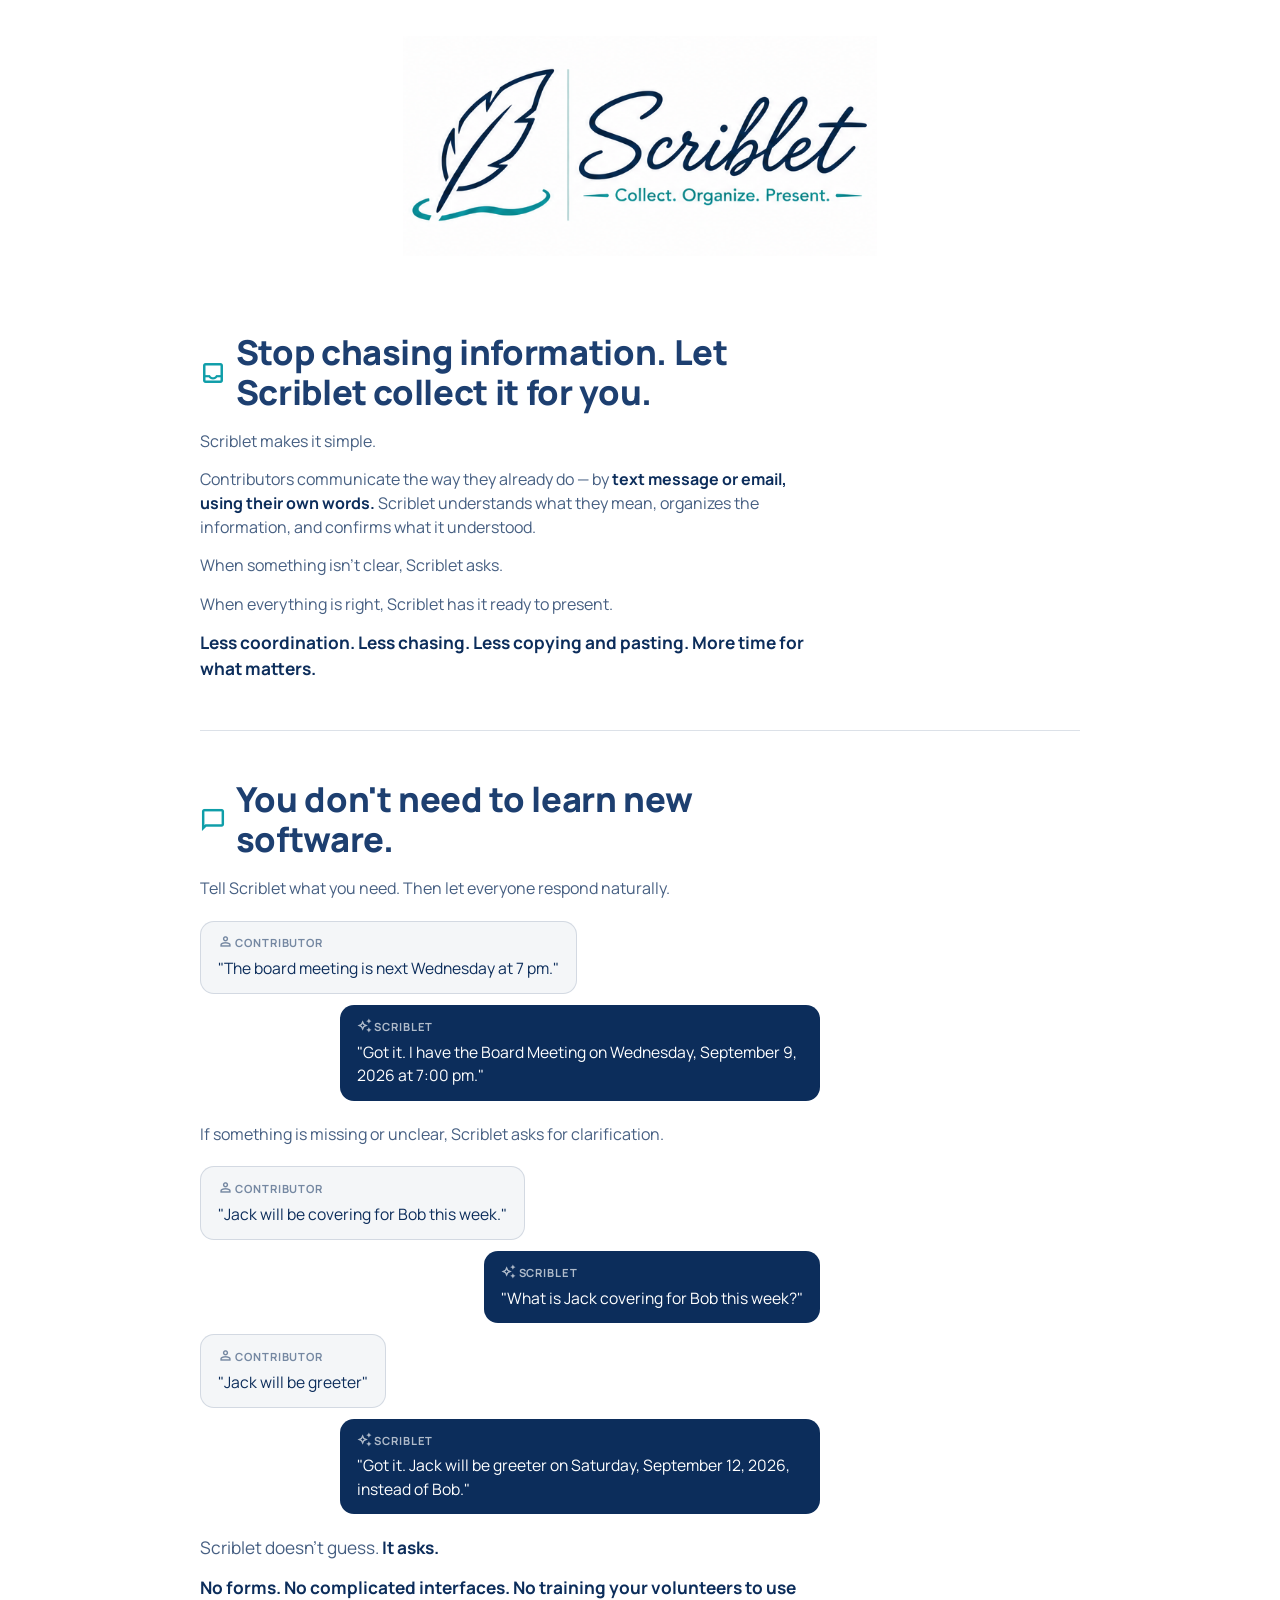
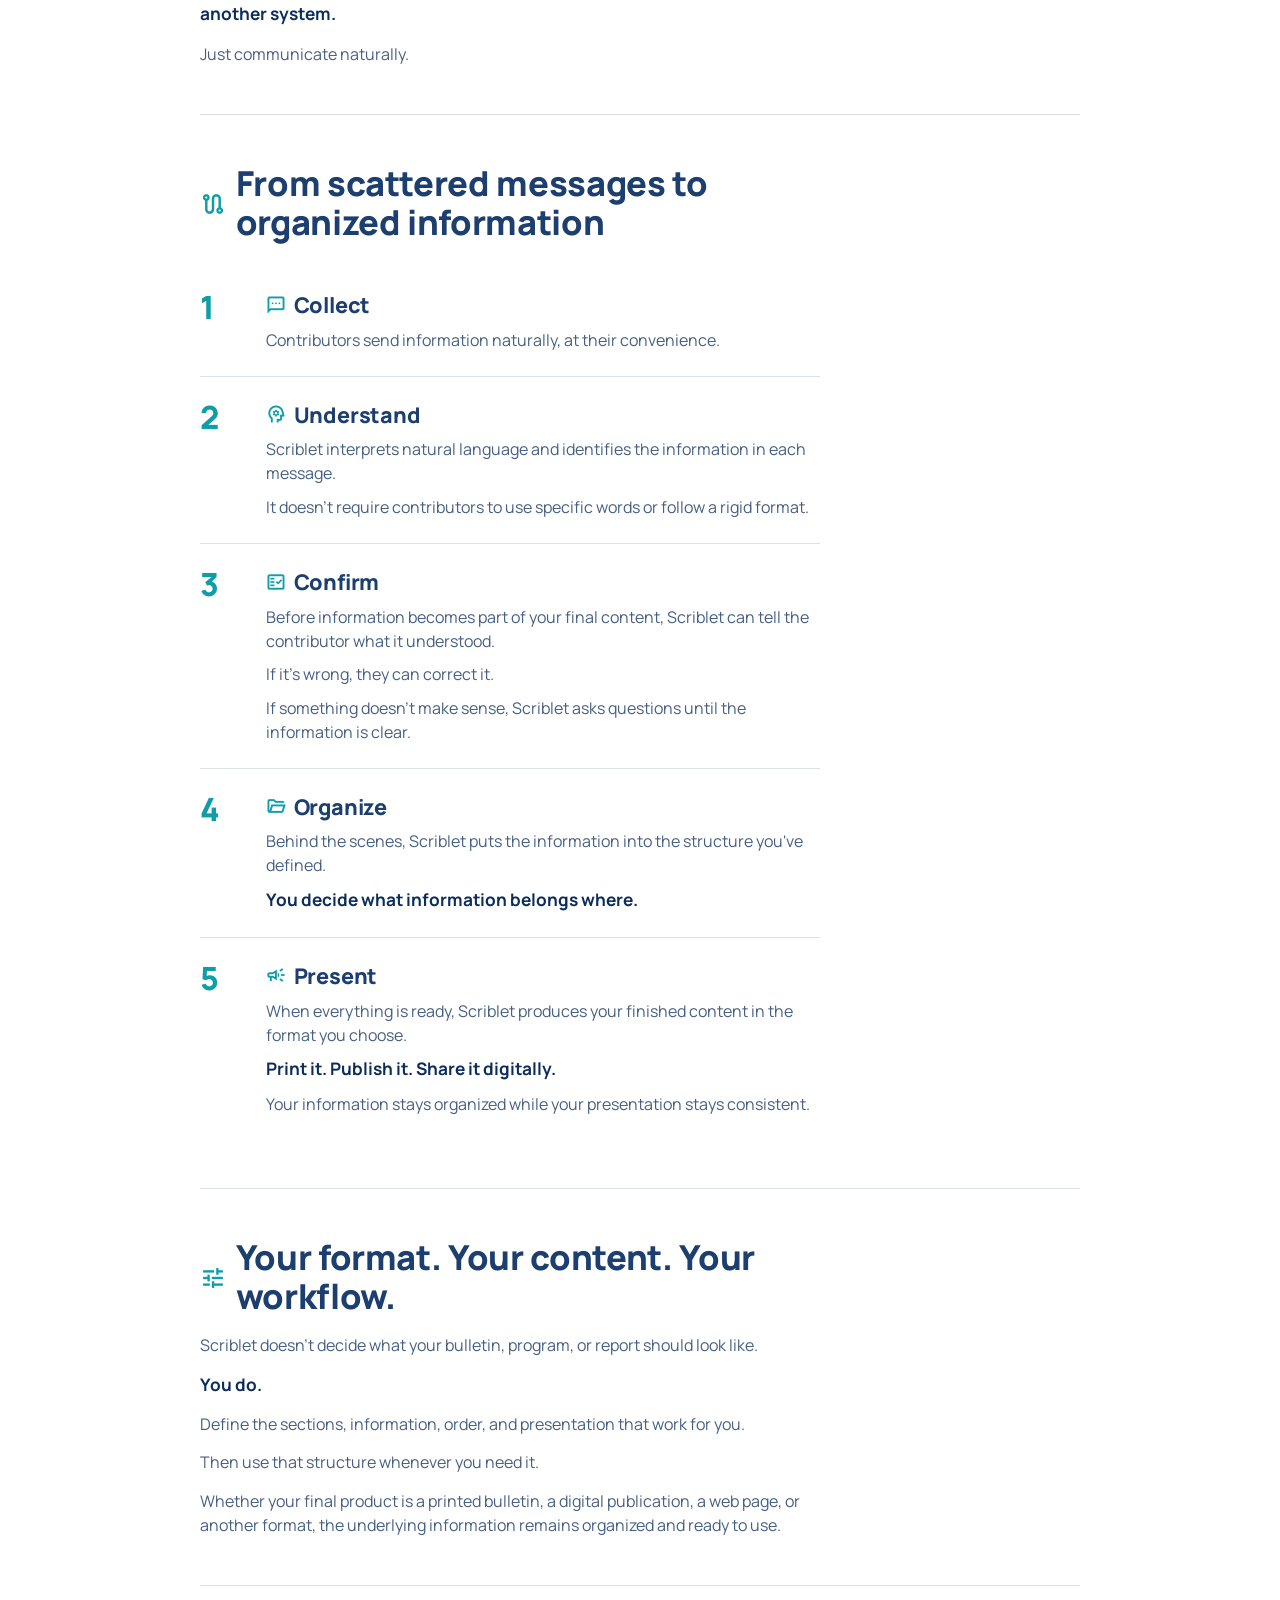
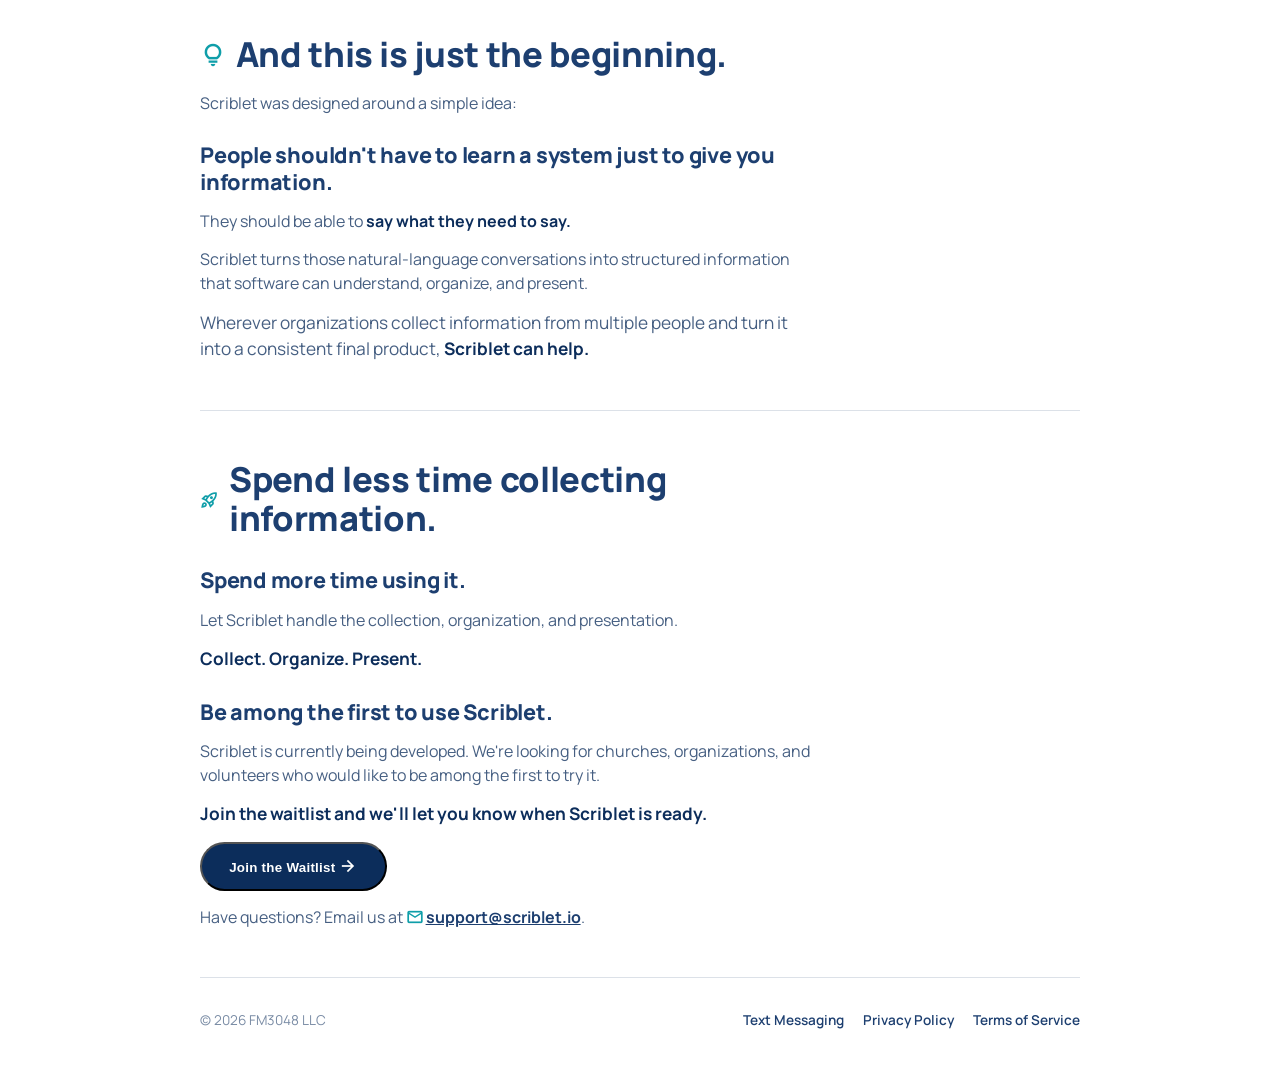
<file: index.html>
<!doctype html>
<html lang="en">

<head>
    <meta charset="UTF-8" />
    <meta name="viewport" content="width=device-width, initial-scale=1.0" />
    <title>Scriblet | Collect updates by text and email, organized automatically</title>
    <meta name="description"
        content="Scriblet collects updates from many contributors over SMS and email in plain language, then organizes it into the presentation you define." />
    <meta property="og:title" content="Scriblet" />
    <meta property="og:description" content="Collect updates by text and email, organized automatically." />
    <meta property="og:type" content="website" />
    <meta property="og:image" content="scriblet_logo.png" />
    <link rel="icon" href="favicon-32.png" sizes="32x32" type="image/png" />
    <link rel="icon" href="favicon-16.png" sizes="16x16" type="image/png" />
    <link rel="apple-touch-icon" href="apple-touch-icon.png" />
    <link rel="preconnect" href="https://fonts.googleapis.com" />
    <link rel="preconnect" href="https://fonts.gstatic.com" crossorigin />
    <link
        href="https://fonts.googleapis.com/css2?family=Manrope:wght@400;500;600;700;800&family=Material+Symbols+Outlined:opsz,wght,FILL,GRAD@20..48,300..600,0..1,-50..200&display=block"
        rel="stylesheet" />
    <link rel="stylesheet" href="styles.css" />
</head>

<body>
    <header class="banner wrap reveal">
        <div class="banner-card">
            <img class="banner-image" src="scriblet_logo.png" alt="Scriblet — Collect. Organize. Present." />
        </div>
        <h1 class="sr-only">Scriblet</h1>
        <p class="sr-only">Collect. Organize. Present.</p>
    </header>

    <main class="wrap">
        <section class="section reveal" id="intro">
            <div class="prose">
                <div class="section-head">
                    <span class="icon" aria-hidden="true">inbox</span>
                    <h2>Stop chasing information. Let Scriblet collect it for you.</h2>
                </div>
                <p>Scriblet makes it simple.</p>
                <p>Contributors communicate the way they already do — by <strong>text message or email, using
                        their own words.</strong> Scriblet understands what they mean, organizes the information,
                    and confirms what it understood.</p>
                <p>When something isn't clear, Scriblet asks.</p>
                <p>When everything is right, Scriblet has it ready to present.</p>
                <p class="statement"><strong>Less coordination. Less chasing. Less copying and pasting. More time
                        for what matters.</strong></p>
            </div>
        </section>

        <section class="section reveal" id="natural">
            <div class="prose">
                <div class="section-head">
                    <span class="icon" aria-hidden="true">chat_bubble</span>
                    <h2>You don't need to learn new software.</h2>
                </div>
                <p>Tell Scriblet what you need. Then let everyone respond naturally.</p>
            </div>

            <div class="conversation">
                <div class="msg msg-contributor"><span class="who"><span class="icon"
                            aria-hidden="true">person</span>Contributor</span>"The board meeting is next
                    Wednesday at 7 pm."</div>
                <div class="msg msg-scriblet"><span class="who"><span class="icon"
                            aria-hidden="true">auto_awesome</span>Scriblet</span>"Got it. I have the Board Meeting on
                    Wednesday, September 9, 2026 at 7:00 pm."</div>
            </div>

            <div class="prose">
                <p>If something is missing or unclear, Scriblet asks for clarification.</p>
            </div>

            <div class="conversation">
                <div class="msg msg-contributor"><span class="who"><span class="icon"
                            aria-hidden="true">person</span>Contributor</span>"Jack will be covering for Bob
                    this week."</div>
                <div class="msg msg-scriblet"><span class="who"><span class="icon"
                            aria-hidden="true">auto_awesome</span>Scriblet</span>"What is Jack covering for Bob this
                    week?"</div>
                <div class="msg msg-contributor"><span class="who"><span class="icon"
                            aria-hidden="true">person</span>Contributor</span>"Jack will be greeter"</div>
                <div class="msg msg-scriblet"><span class="who"><span class="icon"
                            aria-hidden="true">auto_awesome</span>Scriblet</span>"Got it. Jack will be greeter on
                    Saturday, September 12, 2026, instead of Bob."</div>
            </div>

            <div class="prose">
                <p class="statement">Scriblet doesn't guess. <strong>It asks.</strong></p>
                <p class="statement"><strong>No forms. No complicated interfaces. No training your volunteers to
                        use another system.</strong></p>
                <p>Just communicate naturally.</p>
            </div>
        </section>

        <section class="section reveal" id="how">
            <div class="prose">
                <div class="section-head">
                    <span class="icon" aria-hidden="true">route</span>
                    <h2>From scattered messages to organized information</h2>
                </div>
            </div>
            <ol class="steps">
                <li class="step">
                    <span class="step-index">1</span>
                    <div class="step-body">
                        <div class="step-head">
                            <span class="icon" aria-hidden="true">sms</span>
                            <h3>Collect</h3>
                        </div>
                        <p>Contributors send information naturally, at their convenience.</p>
                    </div>
                </li>
                <li class="step">
                    <span class="step-index">2</span>
                    <div class="step-body">
                        <div class="step-head">
                            <span class="icon" aria-hidden="true">psychology</span>
                            <h3>Understand</h3>
                        </div>
                        <p>Scriblet interprets natural language and identifies the information in each message.</p>
                        <p>It doesn't require contributors to use specific words or follow a rigid format.</p>
                    </div>
                </li>
                <li class="step">
                    <span class="step-index">3</span>
                    <div class="step-body">
                        <div class="step-head">
                            <span class="icon" aria-hidden="true">fact_check</span>
                            <h3>Confirm</h3>
                        </div>
                        <p>Before information becomes part of your final content, Scriblet can tell the
                            contributor what it understood.</p>
                        <p>If it's wrong, they can correct it.</p>
                        <p>If something doesn't make sense, Scriblet asks questions until the information is
                            clear.</p>
                    </div>
                </li>
                <li class="step">
                    <span class="step-index">4</span>
                    <div class="step-body">
                        <div class="step-head">
                            <span class="icon" aria-hidden="true">folder_open</span>
                            <h3>Organize</h3>
                        </div>
                        <p>Behind the scenes, Scriblet puts the information into the structure you've defined.</p>
                        <p class="statement"><strong>You decide what information belongs where.</strong></p>
                    </div>
                </li>
                <li class="step">
                    <span class="step-index">5</span>
                    <div class="step-body">
                        <div class="step-head">
                            <span class="icon" aria-hidden="true">campaign</span>
                            <h3>Present</h3>
                        </div>
                        <p>When everything is ready, Scriblet produces your finished content in the format you
                            choose.</p>
                        <p class="statement"><strong>Print it. Publish it. Share it digitally.</strong></p>
                        <p>Your information stays organized while your presentation stays consistent.</p>
                    </div>
                </li>
            </ol>
        </section>

        <section class="section reveal" id="format">
            <div class="prose">
                <div class="section-head">
                    <span class="icon" aria-hidden="true">tune</span>
                    <h2>Your format. Your content. Your workflow.</h2>
                </div>
                <p>Scriblet doesn't decide what your bulletin, program, or report should look like.</p>
                <p class="statement"><strong>You do.</strong></p>
                <p>Define the sections, information, order, and presentation that work for you.</p>
                <p>Then use that structure whenever you need it.</p>
                <p>Whether your final product is a printed bulletin, a digital publication, a web page, or another
                    format, the underlying information remains organized and ready to use.</p>
            </div>
        </section>

        <section class="section reveal" id="philosophy">
            <div class="prose">
                <div class="section-head">
                    <span class="icon" aria-hidden="true">lightbulb</span>
                    <h2>And this is just the beginning.</h2>
                </div>
                <p>Scriblet was designed around a simple idea:</p>
                <h3>People shouldn't have to learn a system just to give you information.</h3>
                <p>They should be able to <strong>say what they need to say.</strong></p>
                <p>Scriblet turns those natural-language conversations into structured information that software
                    can understand, organize, and present.</p>
                <p class="statement">Wherever organizations collect information from multiple people and turn it
                    into a consistent final product, <strong>Scriblet can help.</strong></p>
            </div>
        </section>

        <section class="section finale reveal" id="waitlist">
            <div class="prose">
                <div class="section-head">
                    <span class="icon" aria-hidden="true">rocket_launch</span>
                    <h2>Spend less time collecting information.</h2>
                </div>
                <h3>Spend more time using it.</h3>
                <p>Let Scriblet handle the collection, organization, and presentation.</p>
                <p class="statement"><strong>Collect. Organize. Present.</strong></p>
                <h3>Be among the first to use Scriblet.</h3>
                <p>Scriblet is currently being developed. We're looking for churches, organizations, and
                    volunteers who would like to be among the first to try it.</p>
                <p class="statement"><strong>Join the waitlist and we'll let you know when Scriblet is
                        ready.</strong></p>
                <p><button type="button" class="btn-solid" id="openWaitlist">Join the
                        Waitlist<span class="icon" aria-hidden="true">arrow_forward</span></button></p>
                <p>Have questions? Email us at <strong><span class="icon" aria-hidden="true">mail</span><a
                            href="mailto:support@scriblet.io">support@scriblet.io</a></strong>.</p>
            </div>
        </section>
    </main>

    <footer class="site-footer wrap">
        <p>© 2026 FM3048 LLC</p>
        <nav class="footer-links" aria-label="Legal">
            <a href="sms.html">Text Messaging</a>
            <a href="scriblet-privacy-policy.html">Privacy Policy</a>
            <a href="scriblet-terms-of-service.html">Terms of Service</a>
        </nav>
    </footer>

    <dialog id="waitlistDialog">
        <div class="dialog-inner">
            <div class="dialog-head">
                <h2>Join the waitlist</h2>
                <button type="button" class="dialog-close" id="closeWaitlist" aria-label="Close">
                    <span class="icon" aria-hidden="true">close</span>
                </button>
            </div>
            <p class="dialog-sub">Tell us a bit about you and we'll let you know when Scriblet is ready.</p>
            <form id="waitlistForm" novalidate>
                <div class="field">
                    <label class="req" for="wlName">Name</label>
                    <input id="wlName" name="name" type="text" autocomplete="name" required />
                </div>
                <div class="field">
                    <label class="req" for="wlEmail">Email address</label>
                    <input id="wlEmail" name="email" type="email" autocomplete="email" required />
                </div>
                <div class="field">
                    <label for="wlPhone">Phone number</label>
                    <input id="wlPhone" name="phone" type="tel" autocomplete="tel" />
                </div>
                <div class="field">
                    <label for="wlOrganization">Organization name</label>
                    <input id="wlOrganization" name="organization" type="text" autocomplete="organization" />
                </div>
                <div class="field">
                    <label for="wlMessage">Anything you'd like to say?</label>
                    <textarea id="wlMessage" name="message" rows="3"></textarea>
                </div>
                <div class="dialog-actions">
                    <span class="form-status" id="wlStatus" role="status" aria-live="polite"></span>
                    <button type="submit" class="btn-solid" id="wlSubmit">Submit<span class="icon"
                            aria-hidden="true">arrow_forward</span></button>
                </div>
            </form>
        </div>
    </dialog>

    <script>
        const revealItems = document.querySelectorAll('.reveal');
        const revealObserver = new IntersectionObserver(
            (entries) => {
                entries.forEach((entry) => {
                    if (entry.isIntersecting) {
                        entry.target.classList.add('show');
                        revealObserver.unobserve(entry.target);
                    }
                });
            },
            { threshold: 0.12 }
        );

        revealItems.forEach((item) => revealObserver.observe(item));

        // TODO: point this at your Azure HTTP endpoint once it's deployed.
        const WAITLIST_ENDPOINT = "https://api.scriblet.io/api/waitlist";

        const waitlistDialog = document.getElementById('waitlistDialog');
        const openWaitlistBtn = document.getElementById('openWaitlist');
        const closeWaitlistBtn = document.getElementById('closeWaitlist');
        const waitlistForm = document.getElementById('waitlistForm');
        const wlSubmitBtn = document.getElementById('wlSubmit');
        const wlStatus = document.getElementById('wlStatus');

        openWaitlistBtn.addEventListener('click', () => {
            waitlistForm.reset();
            wlStatus.textContent = '';
            wlStatus.className = 'form-status';
            waitlistDialog.showModal();
        });

        closeWaitlistBtn.addEventListener('click', () => {
            waitlistDialog.close();
        });

        waitlistDialog.addEventListener('click', (event) => {
            if (event.target === waitlistDialog) {
                waitlistDialog.close();
            }
        });

        waitlistForm.addEventListener('submit', async (event) => {
            event.preventDefault();

            if (!waitlistForm.reportValidity()) {
                return;
            }

            const payload = {
                name: waitlistForm.name.value.trim(),
                email: waitlistForm.email.value.trim(),
                phone: waitlistForm.phone.value.trim(),
                organization: waitlistForm.organization.value.trim(),
                message: waitlistForm.message.value.trim()
            };

            wlSubmitBtn.disabled = true;
            wlStatus.className = 'form-status';
            wlStatus.textContent = 'Sending…';

            try {
                const response = await fetch(WAITLIST_ENDPOINT, {
                    method: 'POST',
                    headers: { 'Content-Type': 'application/json' },
                    body: JSON.stringify(payload)
                });

                if (!response.ok) {
                    throw new Error('Request failed');
                }

                wlStatus.className = 'form-status success';
                wlStatus.textContent = "Thanks! We'll be in touch.";
                waitlistForm.reset();
                setTimeout(() => waitlistDialog.close(), 1400);
            } catch (error) {
                wlStatus.className = 'form-status error';
                wlStatus.textContent = 'Something went wrong. Please email us at support@scriblet.io.';
            } finally {
                wlSubmitBtn.disabled = false;
            }
        });
    </script>
</body>

</html>
</file>
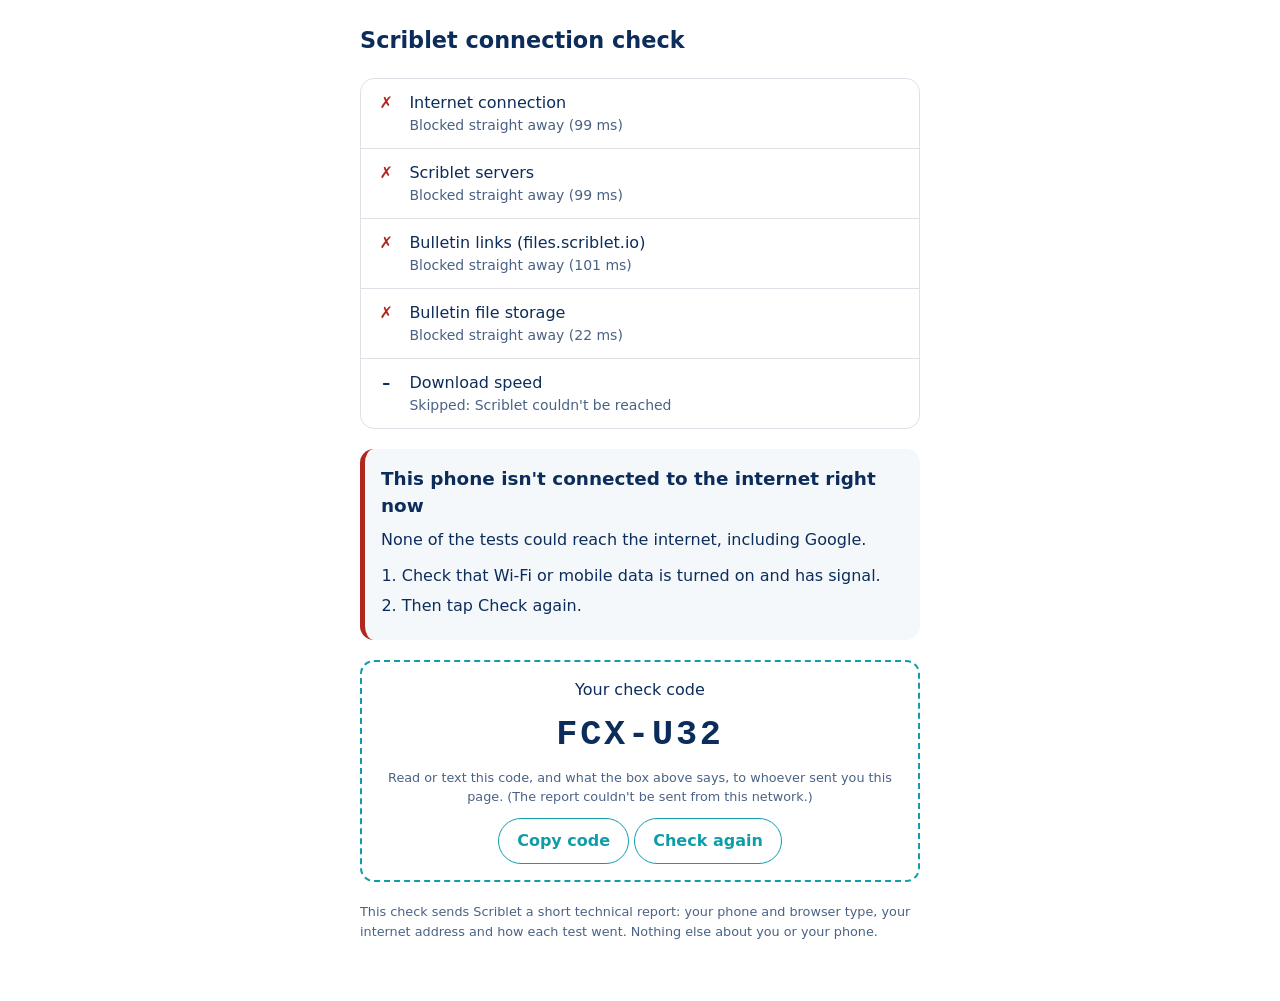
<file: check/index.html>
<!doctype html>
<html lang="en">

<head>
    <meta charset="UTF-8" />
    <meta name="viewport" content="width=device-width, initial-scale=1.0" />
    <meta name="robots" content="noindex" />
    <title>Scriblet connection check</title>
    <link rel="icon" href="../favicon-32.png" sizes="32x32" type="image/png" />
    <!--
        The network check: a bulletin recipient whose phone cannot open a file link opens this page, which
        tries each host a bulletin needs, compares the results, says in plain words what is wrong and shows
        a code to read to support. The report goes to Scriblet.Organizations (src/NetworkCheck.cs), which
        logs it under that code.

        Everything is inline - no fonts, scripts or styles from anywhere else - so the page itself never
        depends on a host that a filter might block. ?env=staging checks staging's hosts instead.
    -->
    <style>
        :root {
            --ink: #0c2d5b;
            --ink-soft: #4a6285;
            --teal: #0f9ea9;
            --bg: #ffffff;
            --card: #f5f8fb;
            --line: rgba(12, 45, 91, 0.14);
            --good: #1c7c3c;
            --bad: #b3261e;
            --warn: #9a6200;
        }

        @media (prefers-color-scheme: dark) {
            :root {
                --ink: #e3ebf6;
                --ink-soft: #a5b5cc;
                --teal: #4cc6cf;
                --bg: #0e1622;
                --card: #172233;
                --line: rgba(227, 235, 246, 0.16);
                --good: #6fcf8e;
                --bad: #ff8a80;
                --warn: #f2bd5c;
            }
        }

        * { box-sizing: border-box; }

        body {
            margin: 0;
            background: var(--bg);
            color: var(--ink);
            font: 16px/1.5 system-ui, -apple-system, "Segoe UI", Roboto, sans-serif;
        }

        main {
            width: min(560px, calc(100% - 32px));
            margin: 0 auto;
            padding: 24px 0 48px;
        }

        h1 { font-size: 1.4rem; margin: 0 0 4px; }
        h2 { font-size: 1.15rem; margin: 0 0 8px; }
        p { margin: 0 0 12px; }
        .lead { color: var(--ink-soft); }

        .checks {
            list-style: none;
            padding: 0;
            margin: 20px 0;
            border: 1px solid var(--line);
            border-radius: 14px;
            overflow: hidden;
        }

        .checks li {
            display: flex;
            gap: 12px;
            align-items: flex-start;
            padding: 12px 14px;
            border-top: 1px solid var(--line);
        }

        .checks li:first-child { border-top: 0; }
        .mark { width: 1.4em; flex: none; text-align: center; font-weight: 700; }
        .mark.ok { color: var(--good); }
        .mark.fail { color: var(--bad); }
        .mark.warn { color: var(--warn); }
        .what { flex: 1; min-width: 0; }
        .detail { display: block; color: var(--ink-soft); font-size: 0.875rem; overflow-wrap: anywhere; }

        .verdict {
            background: var(--card);
            border-radius: 14px;
            padding: 16px;
            margin: 20px 0;
            border-left: 5px solid var(--teal);
        }

        .verdict.bad { border-left-color: var(--bad); }
        .verdict.good { border-left-color: var(--good); }
        .verdict ol { margin: 8px 0 0; padding-left: 1.3em; }
        .verdict li { margin-bottom: 6px; }

        .code-box {
            text-align: center;
            border: 2px dashed var(--teal);
            border-radius: 14px;
            padding: 16px;
            margin: 20px 0;
        }

        .code {
            font: 700 2.2rem/1.2 ui-monospace, "SF Mono", Menlo, Consolas, monospace;
            letter-spacing: 0.08em;
        }

        button, .button {
            font: inherit;
            font-weight: 600;
            border: 0;
            border-radius: 999px;
            padding: 10px 18px;
            background: var(--teal);
            color: #ffffff;
            cursor: pointer;
            text-decoration: none;
            display: inline-block;
        }

        button.secondary { background: transparent; color: var(--teal); border: 1px solid var(--teal); }

        input[type="url"] {
            width: 100%;
            font: inherit;
            padding: 10px 12px;
            border: 1px solid var(--line);
            border-radius: 10px;
            background: var(--bg);
            color: var(--ink);
            margin: 8px 0;
        }

        .fixed-link { overflow-wrap: anywhere; display: block; margin: 8px 0; }
        .small { font-size: 0.8rem; color: var(--ink-soft); }
        [hidden] { display: none !important; }
    </style>
</head>

<body>
    <main>
        <h1>Scriblet connection check</h1>
        <p class="lead" id="intro">Checking whether this phone can reach everything a Scriblet bulletin needs. This
            takes about 15 seconds.</p>

        <ul class="checks" id="checks"></ul>

        <section class="verdict" id="verdict" hidden></section>

        <section id="fixer" hidden>
            <h2>Get a link that works</h2>
            <p>Copy the bulletin link from your email (press and hold it, then <em>Copy link</em>) and paste it
                here:</p>
            <input type="url" id="fixInput" placeholder="https://files.scriblet.io/..." autocomplete="off" />
            <p id="fixResult" hidden><a class="fixed-link" id="fixLink" href="#"></a>
                <a class="button" id="fixOpen" href="#">Open bulletin</a></p>
            <p class="small" id="fixError" hidden>That doesn't look like a Scriblet bulletin link. It should begin
                with https://files.scriblet.io/</p>
        </section>

        <section class="code-box" id="codeBox" hidden>
            <p>Your check code</p>
            <p class="code" id="code"></p>
            <p class="small" id="codeNote">Read or text this code to whoever sent you this page.</p>
            <button type="button" class="secondary" id="copyCode">Copy code</button>
            <button type="button" class="secondary" id="again">Check again</button>
        </section>

        <p class="small">This check sends Scriblet a short technical report: your phone and browser type, your
            internet address and how each test went. Nothing else about you or your phone.</p>
    </main>

    <script>
        (function () {
            'use strict';

            var STAGING = /[?&]env=staging\b/.test(location.search);
            var HOSTS = STAGING
                ? { api: 'https://api.staging.scriblet.io', files: 'https://files.staging.scriblet.io', storage: 'https://scriblet-staging.mkc1.digitaloceanspaces.com' }
                : { api: 'https://api.scriblet.io', files: 'https://files.scriblet.io', storage: 'https://scriblet-production.mkc1.digitaloceanspaces.com' };
            var FILES_HOST = HOSTS.files.replace('https://', '');
            var TIMEOUT_MS = 10000;
            // Faster than this, a failure was an answer - a filter refusing the name - rather than silence.
            var FAST_FAIL_MS = 2500;
            var SLOW_KBPS = 40;

            var CHECKS = [
                { id: 'internet', name: 'Internet connection' },
                { id: 'api', name: 'Scriblet servers' },
                { id: 'files', name: 'Bulletin links (' + FILES_HOST + ')' },
                { id: 'storage', name: 'Bulletin file storage' },
                { id: 'speed', name: 'Download speed' }
            ];

            var results = {};
            var running = false;

            function $(id) { return document.getElementById(id); }

            function newCode() {
                var alphabet = 'ABCDEFGHJKLMNPQRSTUVWXYZ23456789';
                var bytes = new Uint8Array(6);
                crypto.getRandomValues(bytes);
                var s = '';
                for (var i = 0; i < 6; i++) {
                    s += alphabet[bytes[i] % alphabet.length];
                    if (i === 2) s += '-';
                }
                return s;
            }

            function newNonce() {
                if (crypto.randomUUID) return crypto.randomUUID();
                var bytes = new Uint8Array(16);
                crypto.getRandomValues(bytes);
                return Array.prototype.map.call(bytes, function (b) { return ('0' + b.toString(16)).slice(-2); }).join('');
            }

            function render() {
                var list = $('checks');
                list.innerHTML = '';
                CHECKS.forEach(function (c) {
                    var r = results[c.id];
                    var li = document.createElement('li');
                    var mark = document.createElement('span');
                    var what = document.createElement('span');
                    var detail = document.createElement('span');
                    mark.className = 'mark';
                    what.className = 'what';
                    detail.className = 'detail';
                    if (!r) { mark.textContent = '…'; detail.textContent = 'Waiting'; }
                    else if (r.state === 'running') { mark.textContent = '…'; detail.textContent = 'Checking'; }
                    else if (r.state === 'skipped') { mark.textContent = '–'; detail.textContent = r.detail; }
                    else {
                        mark.textContent = r.ok ? (r.warn ? '!' : '✓') : '✗';
                        mark.className += r.ok ? (r.warn ? ' warn' : ' ok') : ' fail';
                        detail.textContent = r.detail;
                    }
                    what.textContent = c.name;
                    what.appendChild(detail);
                    li.appendChild(mark);
                    li.appendChild(what);
                    list.appendChild(li);
                });
            }

            // One request with a deadline. ok means an answer arrived; with no-cors, any answer at all
            // (a 403 from storage included), since all that is being asked is whether the host is reachable.
            function attempt(url, options) {
                var controller = typeof AbortController === 'function' ? new AbortController() : null;
                var started = performance.now();
                var timer = setTimeout(function () { if (controller) controller.abort(); }, TIMEOUT_MS);
                var init = { cache: 'no-store', credentials: 'omit', redirect: 'follow' };
                for (var k in options) init[k] = options[k];
                if (controller) init.signal = controller.signal;
                return fetch(url, init).then(function (response) {
                    clearTimeout(timer);
                    return { ok: true, ms: Math.round(performance.now() - started), response: response };
                }, function (error) {
                    clearTimeout(timer);
                    var ms = Math.round(performance.now() - started);
                    var timedOut = (error && error.name === 'AbortError') || ms >= TIMEOUT_MS - 50;
                    return { ok: false, ms: ms, failure: timedOut ? 'timeout' : (ms < FAST_FAIL_MS ? 'refused' : 'failed'), error: String(error && error.message || error) };
                });
            }

            function describeFailure(a) {
                if (a.failure === 'timeout') return 'No answer after ' + Math.round(a.ms / 1000) + ' seconds';
                if (a.failure === 'refused') return 'Blocked straight away (' + a.ms + ' ms)';
                return 'Failed after ' + (a.ms / 1000).toFixed(1) + ' seconds';
            }

            function record(id, a, okDetail) {
                results[id] = {
                    state: 'done', ok: a.ok, ms: a.ms, failure: a.failure || null, error: a.error || null,
                    status: a.response && a.response.type !== 'opaque' ? a.response.status : null,
                    detail: a.ok ? okDetail : describeFailure(a)
                };
                render();
                return results[id];
            }

            function probe(id, base, path, nonce) {
                results[id] = { state: 'running' };
                render();
                return attempt(base + path + nonce, { mode: 'cors' }).then(function (a) {
                    if (!a.ok) return record(id, a);
                    return a.response.json().then(function (body) {
                        var r = record(id, a, 'Reached in ' + a.ms + ' ms');
                        r.status = a.response.status;
                        r.storage = body && body.storage;
                        return r;
                    }, function () {
                        // An answer, but not ours: something in between replied in our place.
                        a.ok = false; a.failure = 'intercepted'; a.error = 'HTTP ' + a.response.status + ', not the check\'s answer';
                        var r = record(id, a);
                        r.detail = 'Something on this network answered instead of Scriblet';
                        render();
                        return r;
                    });
                });
            }

            function publicDns(name) {
                return attempt('https://dns.google/resolve?type=A&name=' + encodeURIComponent(name), { mode: 'cors' }).then(function (a) {
                    if (!a.ok) return { ok: false, failure: a.failure };
                    return a.response.json().then(function (j) {
                        return { ok: true, answers: (j.Answer || []).map(function (x) { return x.data; }) };
                    }, function () { return { ok: false, failure: 'unreadable' }; });
                });
            }

            function inAppBrowser(ua) {
                if (/; wv\)/.test(ua)) return 'Android in-app browser';
                if (/FBAN|FBAV|FB_IAB/.test(ua)) return 'Facebook in-app browser';
                if (/Instagram/.test(ua)) return 'Instagram in-app browser';
                if (/GSA\//.test(ua)) return 'Google app browser';
                return null;
            }

            function decide(env) {
                var r = results;
                var steps;
                if (!r.internet.ok && !r.api.ok && !r.files.ok) {
                    return {
                        key: 'no_internet', tone: 'bad', title: 'This phone isn\'t connected to the internet right now',
                        text: 'None of the tests could reach the internet, including Google.',
                        steps: ['Check that Wi-Fi or mobile data is turned on and has signal.', 'Then tap Check again.']
                    };
                }
                if (r.api.ok && !r.files.ok) {
                    var how = r.files.failure === 'refused' || r.files.failure === 'intercepted'
                        ? 'It was refused straight away, which is what a content filter does.'
                        : 'It was silently ignored, which is what some firewalls and filters do.';
                    return {
                        key: 'files_blocked', tone: 'bad', fixer: true,
                        title: 'Something on this phone or network is blocking ' + FILES_HOST,
                        text: 'Scriblet\'s servers work from here, but the address bulletin links use (' + FILES_HOST + ') does not. ' + how,
                        steps: [
                            'Use the box below to turn your bulletin link into one that avoids the blocked address.',
                            'To fix it for good, open Settings, search for "Private DNS" and set it to Automatic.',
                            'If you use a VPN, ad blocker, or security app (for example Norton, Bitdefender or Samsung Secure Wi-Fi), pause it and try again.',
                            'On home Wi-Fi, the router\'s parental controls may be blocking it. Try your bulletin link on mobile data with Wi-Fi turned off.'
                        ]
                    };
                }
                if (!r.api.ok && !r.files.ok) {
                    return {
                        key: 'scriblet_blocked', tone: 'bad', title: 'This network is blocking Scriblet\'s servers',
                        text: 'Other websites work, but neither of Scriblet\'s addresses can be reached from here. This is usually a VPN, a security app, or the network itself (work, school or public Wi-Fi often filter).',
                        steps: [
                            'Turn Wi-Fi off and try your bulletin link on mobile data.',
                            'If you use a VPN or security app, pause it and try again.',
                            'If nothing helps, read the code below to whoever sent you this page.'
                        ]
                    };
                }
                if (r.storage.state === 'done' && !r.storage.ok) {
                    return {
                        key: 'storage_blocked', tone: 'bad', title: 'Something is blocking where bulletin files are stored',
                        text: 'Scriblet\'s links work, but bulletin files (PDFs and pictures) are stored with DigitalOcean (digitaloceanspaces.com), and this phone or network blocks it. Some content filters block that address.',
                        steps: [
                            'Open Settings, search for "Private DNS" and set it to Automatic.',
                            'Pause any VPN, ad blocker, or security app and try again.',
                            'Try your bulletin link on mobile data with Wi-Fi turned off.',
                            'Read the code below to whoever sent you this page. Scriblet can fix this on its side.'
                        ]
                    };
                }
                if (r.speed.ok && r.speed.kbps < SLOW_KBPS) {
                    return {
                        key: 'slow', tone: 'warn', title: 'Everything is reachable, but the connection is very slow',
                        text: 'A bulletin can take a minute or more at ' + r.speed.kbps + ' KB per second, and the phone may give up first.',
                        steps: ['Move somewhere with better signal, or switch between Wi-Fi and mobile data.', 'Then open your bulletin link again and give it a minute.']
                    };
                }
                if (env.inApp) {
                    return {
                        key: 'in_app', tone: 'warn', title: 'Everything works. Try opening the link in Chrome',
                        text: 'This page opened inside another app (' + env.inApp + '). Those built-in browsers sometimes fail to open bulletin files.',
                        steps: ['In your email, press and hold the bulletin link and copy it.', 'Open Chrome, paste it into the address bar and go.']
                    };
                }
                return {
                    key: 'all_clear', tone: 'good', title: 'Everything checks out from here',
                    text: 'This phone can reach everything a bulletin needs, and quickly.',
                    steps: [
                        'Try your bulletin link again. If you tapped it inside an email app, press and hold it, copy it, and open it in Chrome instead.',
                        'If it still fails, read the code below to whoever sent you this page.'
                    ]
                };
            }

            function showVerdict(v) {
                var box = $('verdict');
                box.className = 'verdict ' + (v.tone === 'good' ? 'good' : v.tone === 'bad' ? 'bad' : '');
                box.innerHTML = '';
                var h = document.createElement('h2'); h.textContent = v.title; box.appendChild(h);
                var p = document.createElement('p'); p.textContent = v.text; box.appendChild(p);
                var ol = document.createElement('ol');
                v.steps.forEach(function (s) { var li = document.createElement('li'); li.textContent = s; ol.appendChild(li); });
                box.appendChild(ol);
                box.hidden = false;
                $('fixer').hidden = !v.fixer;
            }

            function environment() {
                var c = navigator.connection || {};
                var ua = navigator.userAgent;
                var android = /Android ([\d.]+)/.exec(ua);
                return {
                    userAgent: ua,
                    android: android ? android[1] : null,
                    inApp: inAppBrowser(ua),
                    online: navigator.onLine,
                    connection: c.type || null,
                    effectiveType: c.effectiveType || null,
                    downlinkMbps: typeof c.downlink === 'number' ? c.downlink : null,
                    rttMs: typeof c.rtt === 'number' ? c.rtt : null,
                    saveData: !!c.saveData,
                    language: navigator.language,
                    timeZone: (Intl.DateTimeFormat().resolvedOptions() || {}).timeZone || null,
                    screen: screen.width + 'x' + screen.height,
                    page: location.href
                };
            }

            function report(payload) {
                var body = JSON.stringify(payload);
                var send = function (base, path) {
                    return attempt(base + path, { method: 'POST', mode: 'cors', headers: { 'Content-Type': 'application/json' }, body: body })
                        .then(function (a) { return a.ok && a.response.ok ? a.response.json() : null; })
                        .catch(function () { return null; });
                };
                return send(HOSTS.api, '/api/diag/reports').then(function (reply) {
                    return reply || send(HOSTS.files, '/_diag/reports');
                });
            }

            function run() {
                if (running) return;
                running = true;
                results = {};
                $('verdict').hidden = true;
                $('fixer').hidden = true;
                $('codeBox').hidden = true;
                $('intro').hidden = false;
                render();

                var code = newCode();
                var env = environment();
                var nonces = { api: newNonce(), files: newNonce() };
                var dns = {};

                results.internet = { state: 'running' };
                var internet = attempt('https://www.google.com/generate_204', { mode: 'no-cors' })
                    .then(function (a) { return record('internet', a, 'Working (' + a.ms + ' ms)'); });
                var api = probe('api', HOSTS.api, '/api/diag/probe/', nonces.api);
                var files = probe('files', HOSTS.files, '/_diag/probe/', nonces.files);
                var lookups = Promise.all([publicDns(FILES_HOST), publicDns(HOSTS.storage.replace('https://', ''))])
                    .then(function (answers) { dns.files = answers[0]; dns.storage = answers[1]; });

                Promise.all([internet, api, files]).then(function () {
                    var storage = (results.api && results.api.storage) || (results.files && results.files.storage) || HOSTS.storage;
                    results.storage = { state: 'running' };
                    render();
                    var storageCheck = attempt(storage + '/', { mode: 'no-cors' })
                        .then(function (a) { var r = record('storage', a, 'Reached in ' + a.ms + ' ms'); r.host = storage; });

                    var speedBase = results.files.ok ? HOSTS.files + '/_diag/payload' : results.api.ok ? HOSTS.api + '/api/diag/payload' : null;
                    var speedCheck;
                    if (!speedBase) {
                        results.speed = { state: 'skipped', detail: 'Skipped: Scriblet couldn\'t be reached' };
                        render();
                        speedCheck = Promise.resolve();
                    } else {
                        results.speed = { state: 'running' };
                        render();
                        var started = performance.now();
                        speedCheck = attempt(speedBase, { mode: 'cors' }).then(function (a) {
                            if (!a.ok) return record('speed', a);
                            return a.response.arrayBuffer().then(function (buffer) {
                                var ms = Math.max(1, Math.round(performance.now() - started));
                                var kbps = Math.round(buffer.byteLength / 1024 / (ms / 1000));
                                var r = record('speed', { ok: true, ms: ms }, kbps + ' KB per second');
                                r.kbps = kbps;
                                r.bytes = buffer.byteLength;
                                if (kbps < SLOW_KBPS) { r.warn = true; render(); }
                            }, function (e) { record('speed', { ok: false, ms: Math.round(performance.now() - started), failure: 'failed', error: String(e) }); });
                        });
                    }
                    return Promise.all([storageCheck, speedCheck, lookups]);
                }).then(function () {
                    var verdict = decide(env);
                    showVerdict(verdict);
                    $('intro').hidden = true;
                    $('code').textContent = code;
                    $('codeBox').hidden = false;
                    running = false;

                    var checks = {};
                    CHECKS.forEach(function (c) {
                        var r = results[c.id] || {};
                        checks[c.id] = { state: r.state, ok: r.ok, ms: r.ms, failure: r.failure, error: r.error, status: r.status, kbps: r.kbps, host: r.host };
                    });
                    return report({
                        code: code, verdict: verdict.key, nonces: [nonces.api, nonces.files],
                        noncesFor: { api: nonces.api, files: nonces.files },
                        checks: checks, publicDns: dns, environment: env, at: new Date().toISOString()
                    }).then(function (reply) {
                        $('codeNote').textContent = reply
                            ? 'Read or text this code to whoever sent you this page.'
                            : 'Read or text this code, and what the box above says, to whoever sent you this page. (The report couldn\'t be sent from this network.)';
                    });
                });
            }

            // files.scriblet.io/{slug}/{token} and /{slug}/p/{token} are api.scriblet.io/api/files/... too:
            // the same route under another name, for a phone whose filter blocks only the files hostname.
            function fixLink() {
                var value = $('fixInput').value.trim();
                var match = /^https?:\/\/files\.(?:staging\.)?scriblet\.io\/([A-Za-z0-9-]+)\/(p\/)?([A-Za-z0-9_.-]+)\/?(?:[?#].*)?$/.exec(value);
                $('fixResult').hidden = !match;
                $('fixError').hidden = !!match || value === '';
                if (!match) return;
                var fixed = HOSTS.api + '/api/files/' + match[1] + '/' + (match[2] || '') + match[3];
                $('fixLink').textContent = fixed;
                $('fixLink').href = fixed;
                $('fixOpen').href = fixed;
            }

            $('fixInput').addEventListener('input', fixLink);
            $('again').addEventListener('click', run);
            $('copyCode').addEventListener('click', function () {
                var text = $('code').textContent;
                if (navigator.clipboard) navigator.clipboard.writeText(text).then(function () { $('copyCode').textContent = 'Copied'; });
            });

            if (!window.fetch || !window.crypto || !crypto.getRandomValues) {
                $('intro').textContent = 'This browser is too old to run the check. Please open this page in Chrome.';
                return;
            }
            run();
        })();
    </script>
</body>

</html>
</file>
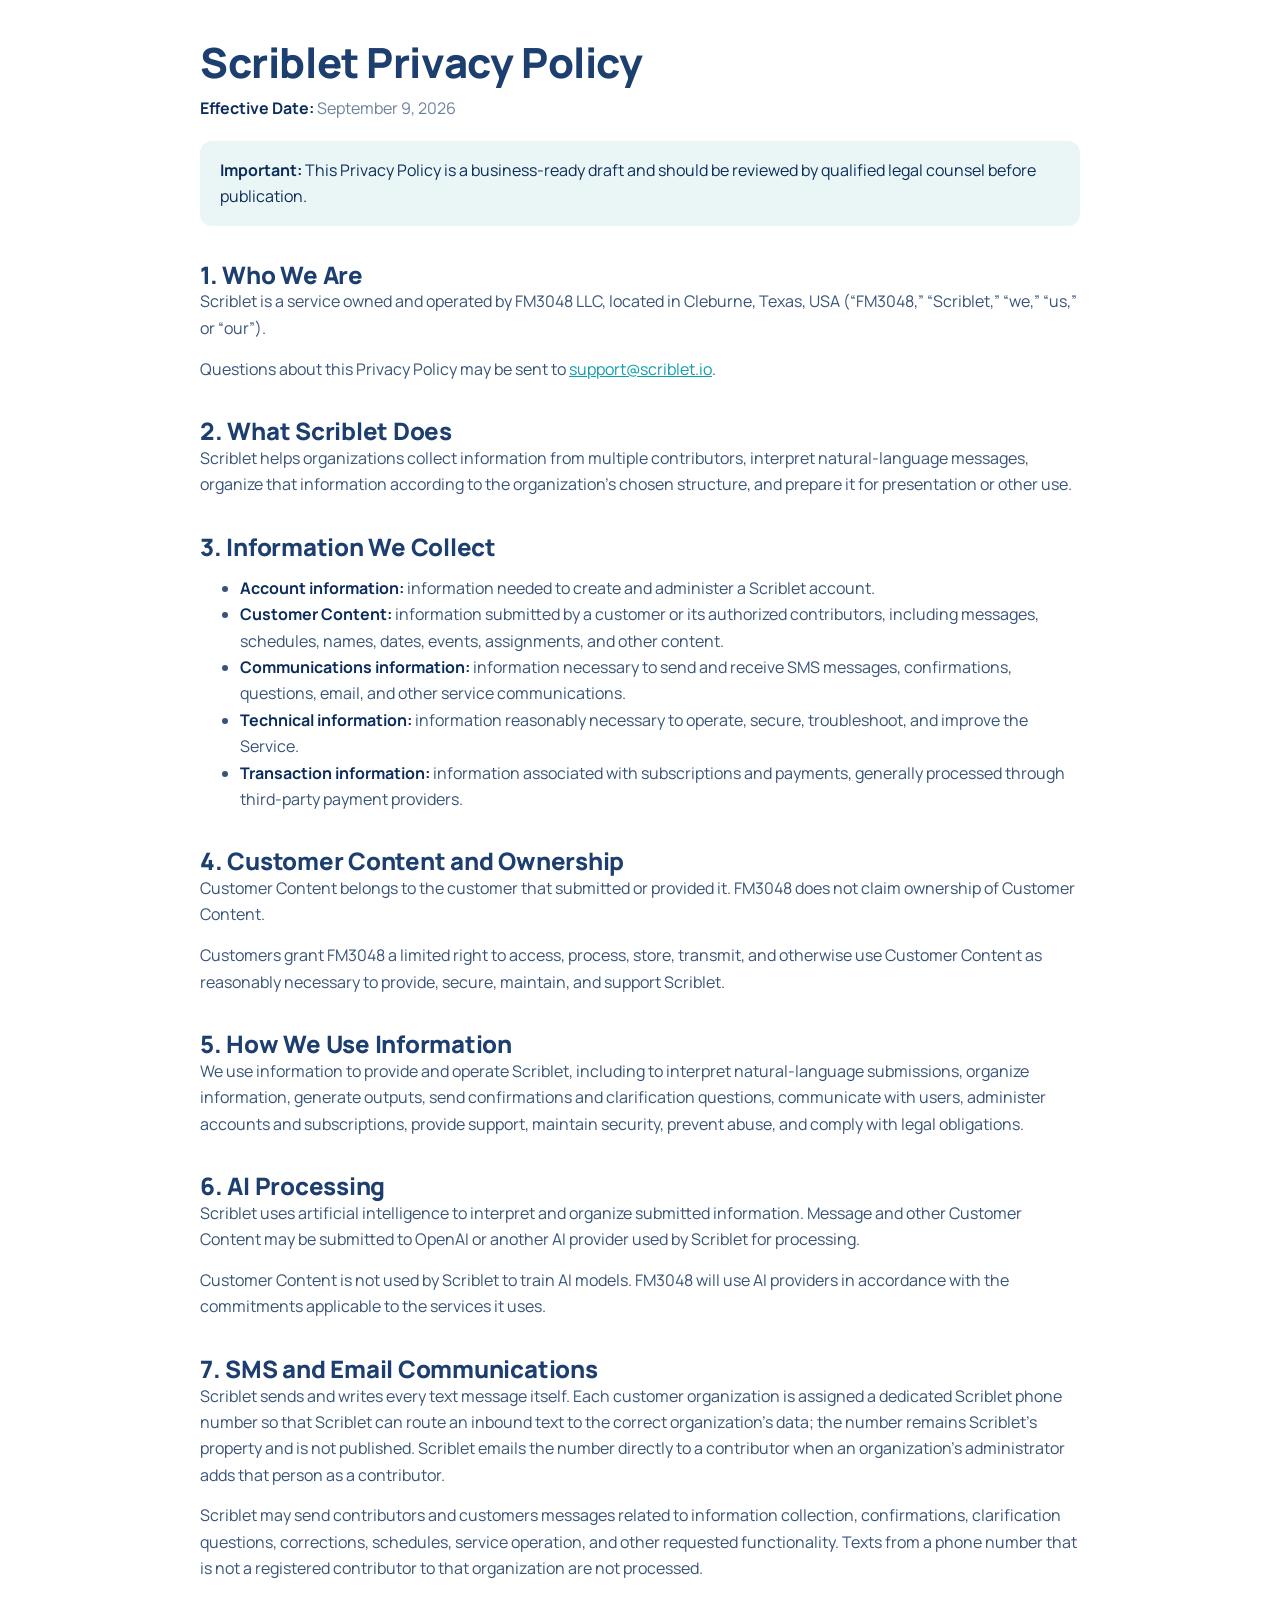
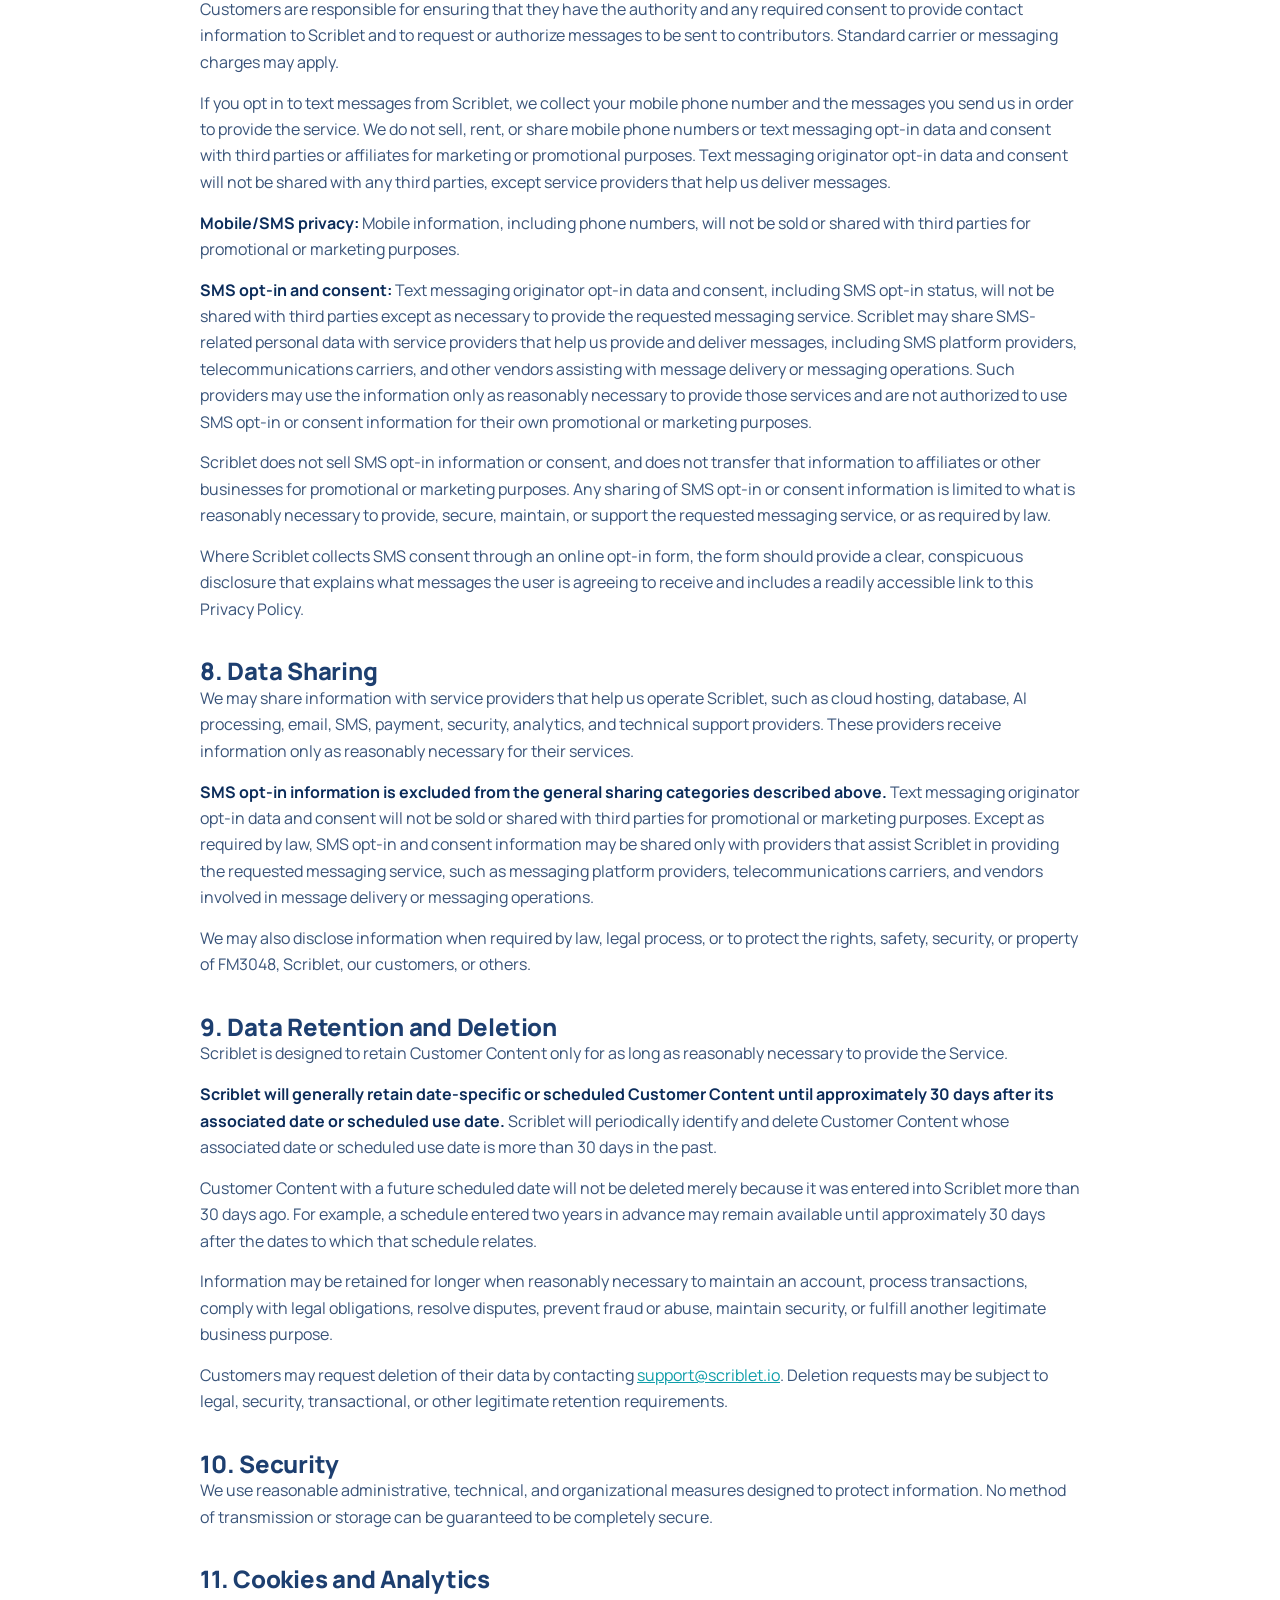
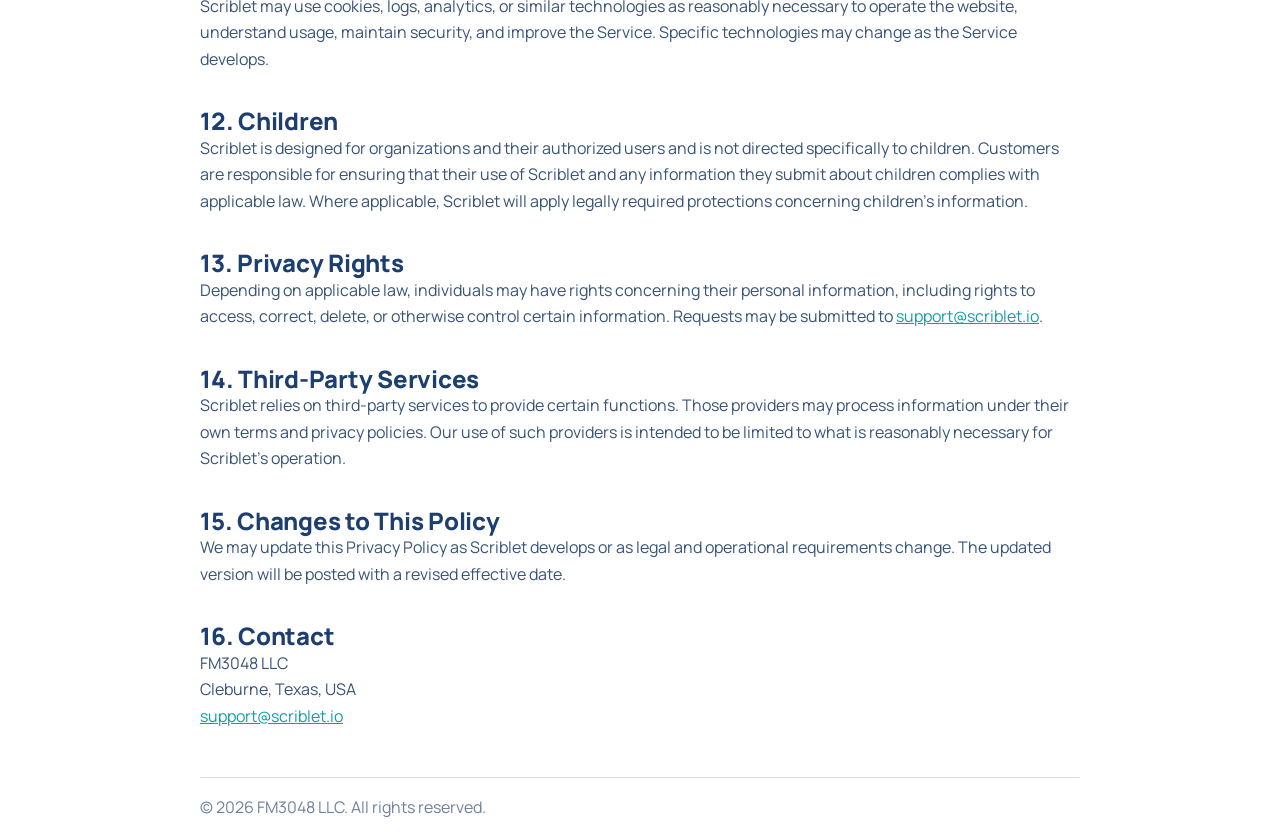
<file: scriblet-privacy-policy.html>
<!doctype html>
<html lang="en">
<head>
<meta charset="utf-8">
<meta name="viewport" content="width=device-width, initial-scale=1">
<title>Scriblet Privacy Policy</title>
<link rel="preconnect" href="https://fonts.googleapis.com">
<link rel="preconnect" href="https://fonts.gstatic.com" crossorigin>
<link href="https://fonts.googleapis.com/css2?family=Manrope:wght@400;500;600;700;800&display=swap" rel="stylesheet">
<link rel="stylesheet" href="styles.css">
</head>
<body class="legal">
<h1>Scriblet Privacy Policy</h1>
<p class="meta"><strong>Effective Date:</strong> September 9, 2026</p>
<div class="notice"><strong>Important:</strong> This Privacy Policy is a business-ready draft and should be reviewed by qualified legal counsel before publication.</div>

<h2>1. Who We Are</h2>
<p>Scriblet is a service owned and operated by FM3048 LLC, located in Cleburne, Texas, USA (“FM3048,” “Scriblet,” “we,” “us,” or “our”).</p>
<p>Questions about this Privacy Policy may be sent to <a href="mailto:support@scriblet.io">support@scriblet.io</a>.</p>

<h2>2. What Scriblet Does</h2>
<p>Scriblet helps organizations collect information from multiple contributors, interpret natural-language messages, organize that information according to the organization's chosen structure, and prepare it for presentation or other use.</p>

<h2>3. Information We Collect</h2>
<ul>
<li><strong>Account information:</strong> information needed to create and administer a Scriblet account.</li>
<li><strong>Customer Content:</strong> information submitted by a customer or its authorized contributors, including messages, schedules, names, dates, events, assignments, and other content.</li>
<li><strong>Communications information:</strong> information necessary to send and receive SMS messages, confirmations, questions, email, and other service communications.</li>
<li><strong>Technical information:</strong> information reasonably necessary to operate, secure, troubleshoot, and improve the Service.</li>
<li><strong>Transaction information:</strong> information associated with subscriptions and payments, generally processed through third-party payment providers.</li>
</ul>

<h2>4. Customer Content and Ownership</h2>
<p>Customer Content belongs to the customer that submitted or provided it. FM3048 does not claim ownership of Customer Content.</p>
<p>Customers grant FM3048 a limited right to access, process, store, transmit, and otherwise use Customer Content as reasonably necessary to provide, secure, maintain, and support Scriblet.</p>

<h2>5. How We Use Information</h2>
<p>We use information to provide and operate Scriblet, including to interpret natural-language submissions, organize information, generate outputs, send confirmations and clarification questions, communicate with users, administer accounts and subscriptions, provide support, maintain security, prevent abuse, and comply with legal obligations.</p>

<h2>6. AI Processing</h2>
<p>Scriblet uses artificial intelligence to interpret and organize submitted information. Message and other Customer Content may be submitted to OpenAI or another AI provider used by Scriblet for processing.</p>
<p>Customer Content is not used by Scriblet to train AI models. FM3048 will use AI providers in accordance with the commitments applicable to the services it uses.</p>

<h2>7. SMS and Email Communications</h2>
<p>Scriblet sends and writes every text message itself. Each customer organization is assigned a dedicated Scriblet phone number so that Scriblet can route an inbound text to the correct organization's data; the number remains Scriblet's property and is not published. Scriblet emails the number directly to a contributor when an organization's administrator adds that person as a contributor.</p>
<p>Scriblet may send contributors and customers messages related to information collection, confirmations, clarification questions, corrections, schedules, service operation, and other requested functionality. Texts from a phone number that is not a registered contributor to that organization are not processed.</p>
<p>Customers are responsible for ensuring that they have the authority and any required consent to provide contact information to Scriblet and to request or authorize messages to be sent to contributors. Standard carrier or messaging charges may apply.</p>
<p>If you opt in to text messages from Scriblet, we collect your mobile phone number and the messages you send us in order to provide the service. We do not sell, rent, or share mobile phone numbers or text messaging opt-in data and consent with third parties or affiliates for marketing or promotional purposes. Text messaging originator opt-in data and consent will not be shared with any third parties, except service providers that help us deliver messages.</p>
<p><strong>Mobile/SMS privacy:</strong> Mobile information, including phone numbers, will not be sold or shared with third parties for promotional or marketing purposes.</p>
<p><strong>SMS opt-in and consent:</strong> Text messaging originator opt-in data and consent, including SMS opt-in status, will not be shared with third parties except as necessary to provide the requested messaging service. Scriblet may share SMS-related personal data with service providers that help us provide and deliver messages, including SMS platform providers, telecommunications carriers, and other vendors assisting with message delivery or messaging operations. Such providers may use the information only as reasonably necessary to provide those services and are not authorized to use SMS opt-in or consent information for their own promotional or marketing purposes.</p>
<p>Scriblet does not sell SMS opt-in information or consent, and does not transfer that information to affiliates or other businesses for promotional or marketing purposes. Any sharing of SMS opt-in or consent information is limited to what is reasonably necessary to provide, secure, maintain, or support the requested messaging service, or as required by law.</p>
<p>Where Scriblet collects SMS consent through an online opt-in form, the form should provide a clear, conspicuous disclosure that explains what messages the user is agreeing to receive and includes a readily accessible link to this Privacy Policy.</p>

<h2>8. Data Sharing</h2>
<p>We may share information with service providers that help us operate Scriblet, such as cloud hosting, database, AI processing, email, SMS, payment, security, analytics, and technical support providers. These providers receive information only as reasonably necessary for their services.</p>
<p><strong>SMS opt-in information is excluded from the general sharing categories described above.</strong> Text messaging originator opt-in data and consent will not be sold or shared with third parties for promotional or marketing purposes. Except as required by law, SMS opt-in and consent information may be shared only with providers that assist Scriblet in providing the requested messaging service, such as messaging platform providers, telecommunications carriers, and vendors involved in message delivery or messaging operations.</p>
<p>We may also disclose information when required by law, legal process, or to protect the rights, safety, security, or property of FM3048, Scriblet, our customers, or others.</p>

<h2>9. Data Retention and Deletion</h2>
<p>Scriblet is designed to retain Customer Content only for as long as reasonably necessary to provide the Service.</p>
<p><strong>Scriblet will generally retain date-specific or scheduled Customer Content until approximately 30 days after its associated date or scheduled use date.</strong> Scriblet will periodically identify and delete Customer Content whose associated date or scheduled use date is more than 30 days in the past.</p>
<p>Customer Content with a future scheduled date will not be deleted merely because it was entered into Scriblet more than 30 days ago. For example, a schedule entered two years in advance may remain available until approximately 30 days after the dates to which that schedule relates.</p>
<p>Information may be retained for longer when reasonably necessary to maintain an account, process transactions, comply with legal obligations, resolve disputes, prevent fraud or abuse, maintain security, or fulfill another legitimate business purpose.</p>
<p>Customers may request deletion of their data by contacting <a href="mailto:support@scriblet.io">support@scriblet.io</a>. Deletion requests may be subject to legal, security, transactional, or other legitimate retention requirements.</p>

<h2>10. Security</h2>
<p>We use reasonable administrative, technical, and organizational measures designed to protect information. No method of transmission or storage can be guaranteed to be completely secure.</p>

<h2>11. Cookies and Analytics</h2>
<p>Scriblet may use cookies, logs, analytics, or similar technologies as reasonably necessary to operate the website, understand usage, maintain security, and improve the Service. Specific technologies may change as the Service develops.</p>

<h2>12. Children</h2>
<p>Scriblet is designed for organizations and their authorized users and is not directed specifically to children. Customers are responsible for ensuring that their use of Scriblet and any information they submit about children complies with applicable law. Where applicable, Scriblet will apply legally required protections concerning children's information.</p>

<h2>13. Privacy Rights</h2>
<p>Depending on applicable law, individuals may have rights concerning their personal information, including rights to access, correct, delete, or otherwise control certain information. Requests may be submitted to <a href="mailto:support@scriblet.io">support@scriblet.io</a>.</p>

<h2>14. Third-Party Services</h2>
<p>Scriblet relies on third-party services to provide certain functions. Those providers may process information under their own terms and privacy policies. Our use of such providers is intended to be limited to what is reasonably necessary for Scriblet's operation.</p>

<h2>15. Changes to This Policy</h2>
<p>We may update this Privacy Policy as Scriblet develops or as legal and operational requirements change. The updated version will be posted with a revised effective date.</p>

<h2>16. Contact</h2>
<p>FM3048 LLC<br>Cleburne, Texas, USA<br><a href="mailto:support@scriblet.io">support@scriblet.io</a></p>

<footer>© 2026 FM3048 LLC. All rights reserved.</footer>
</body>
</html>
</file>
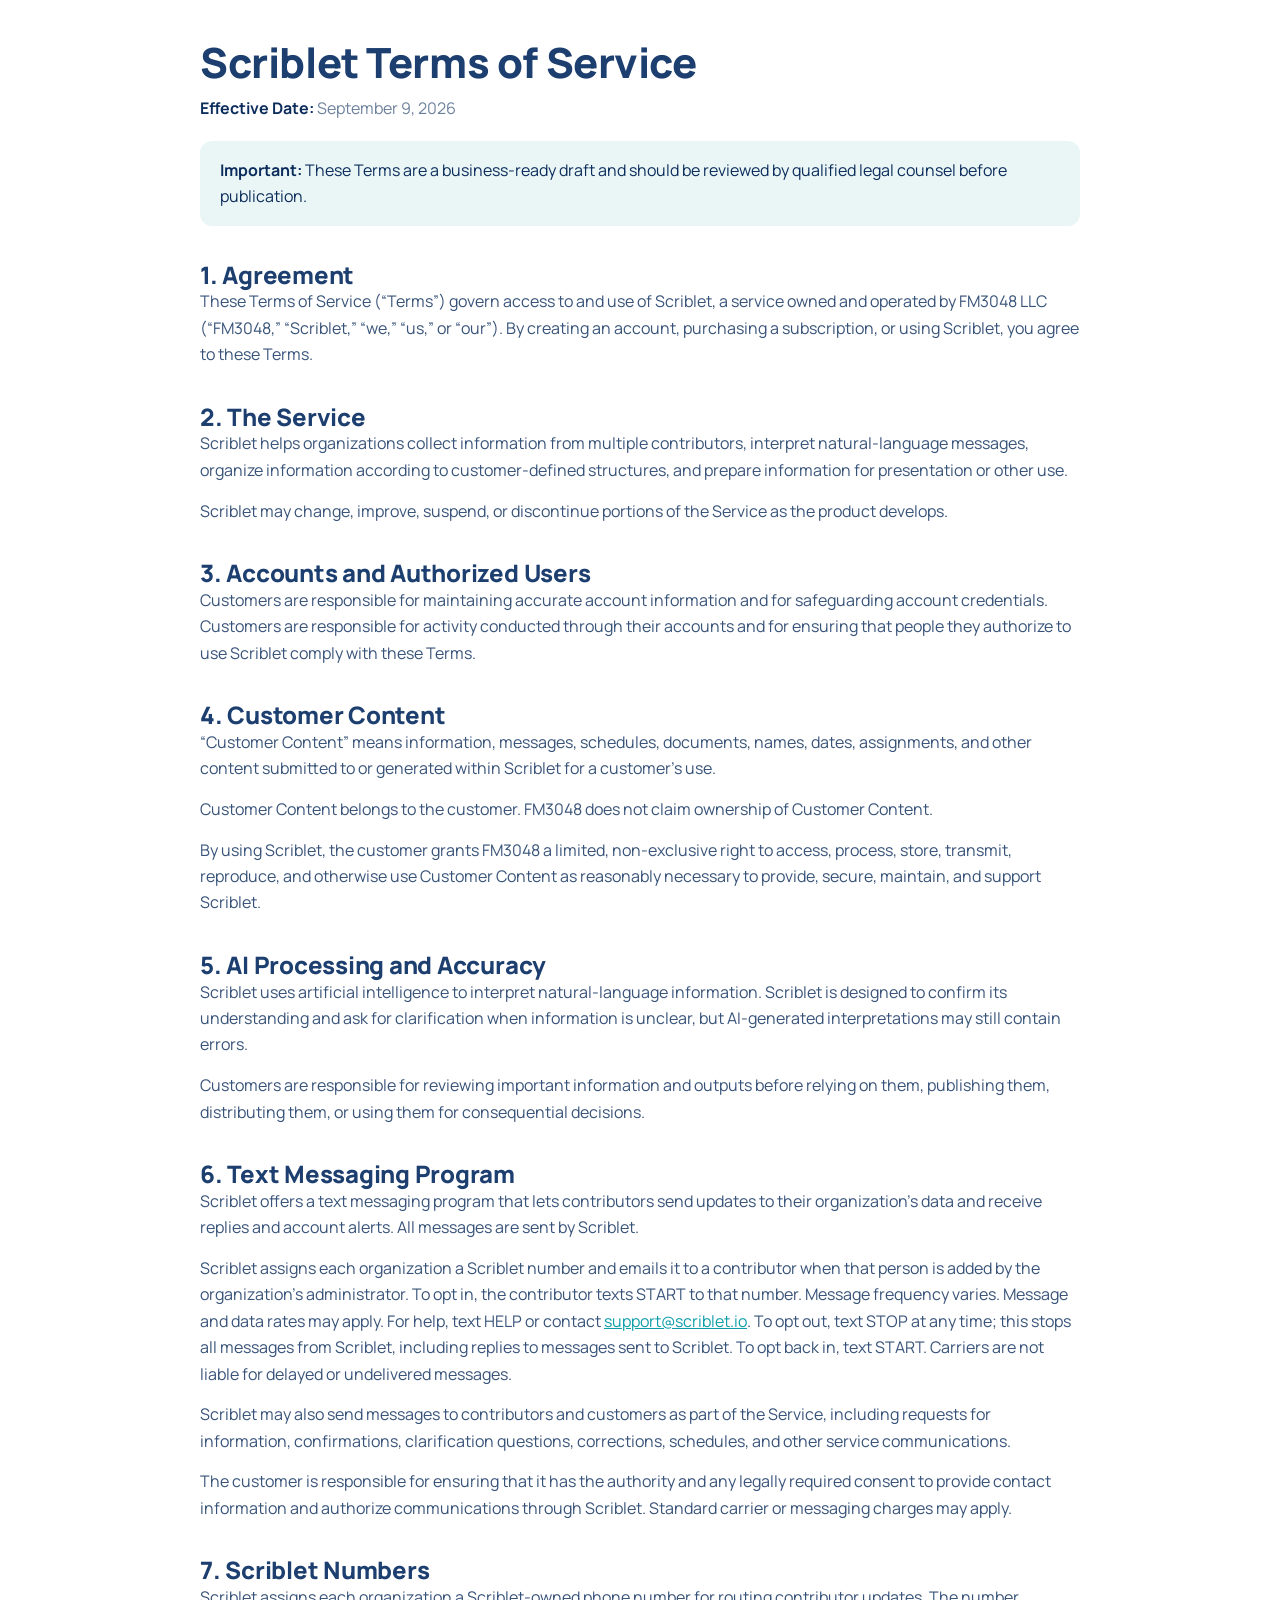
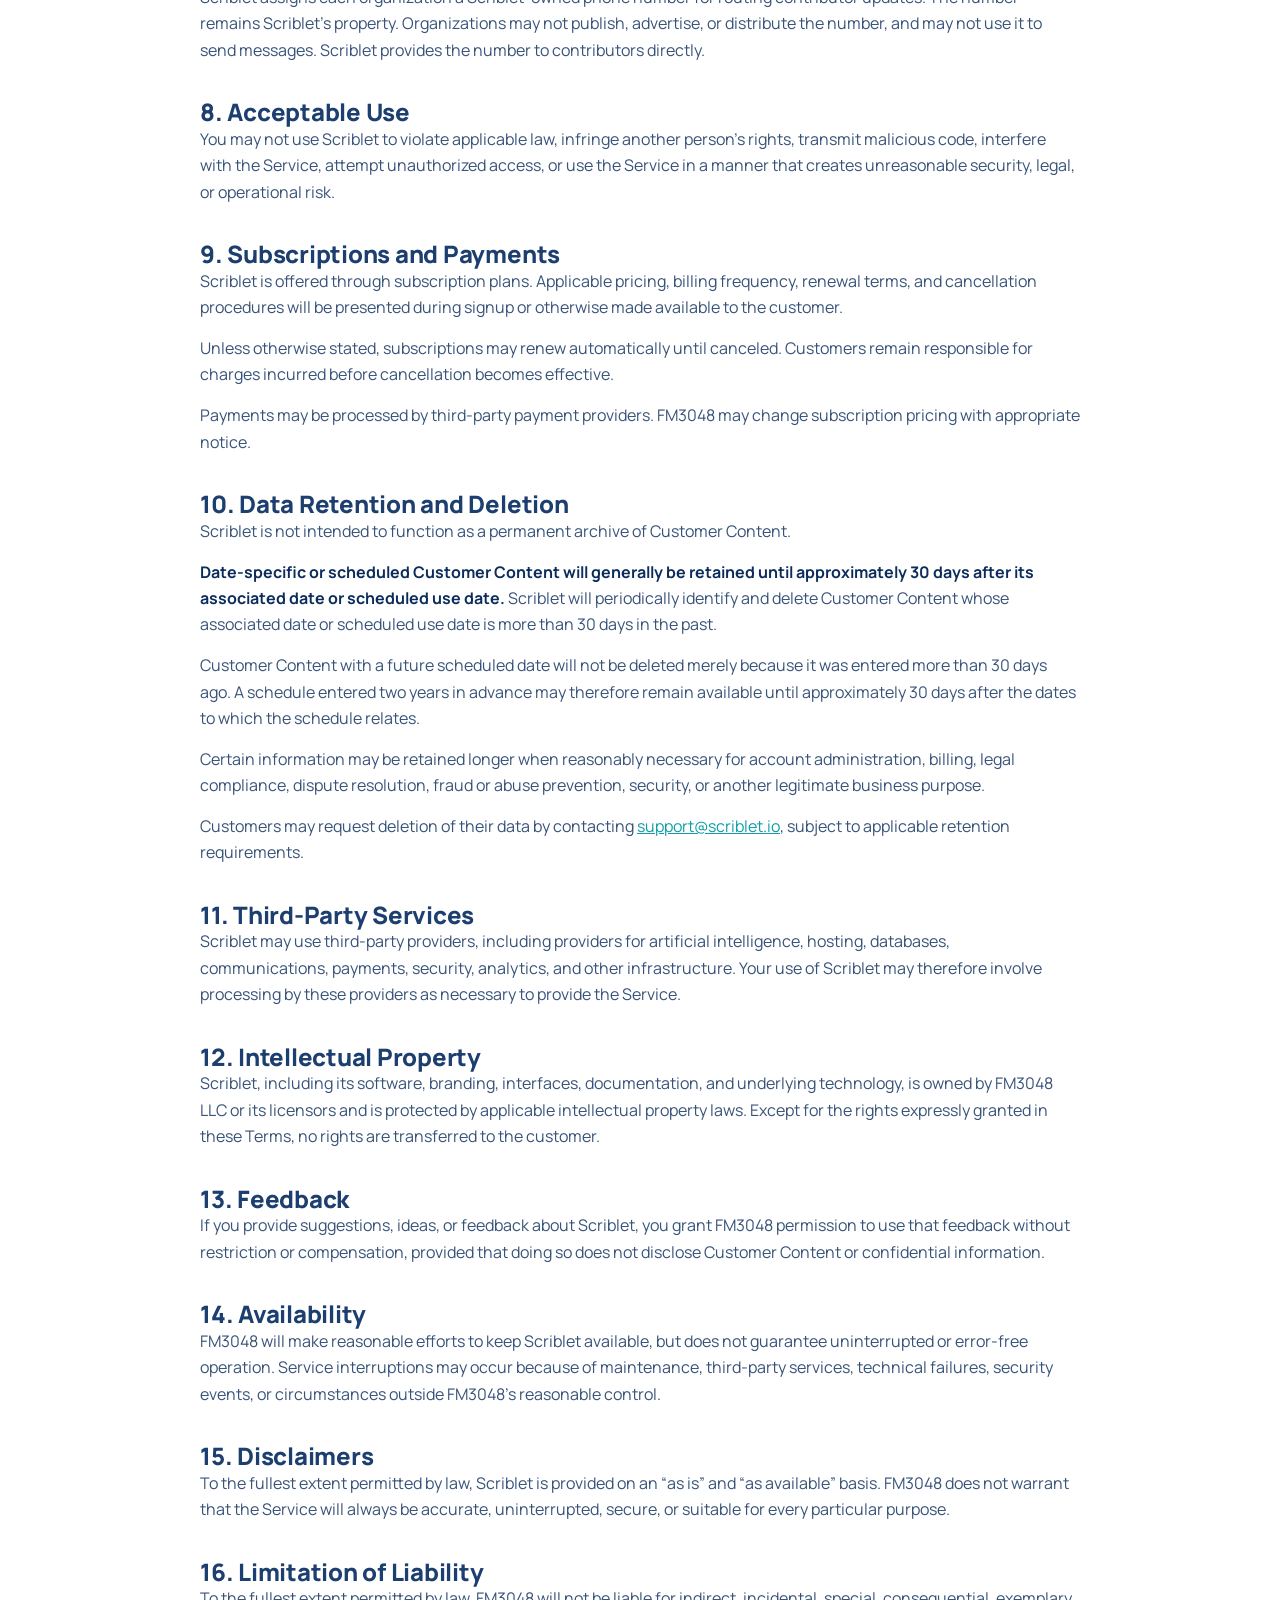
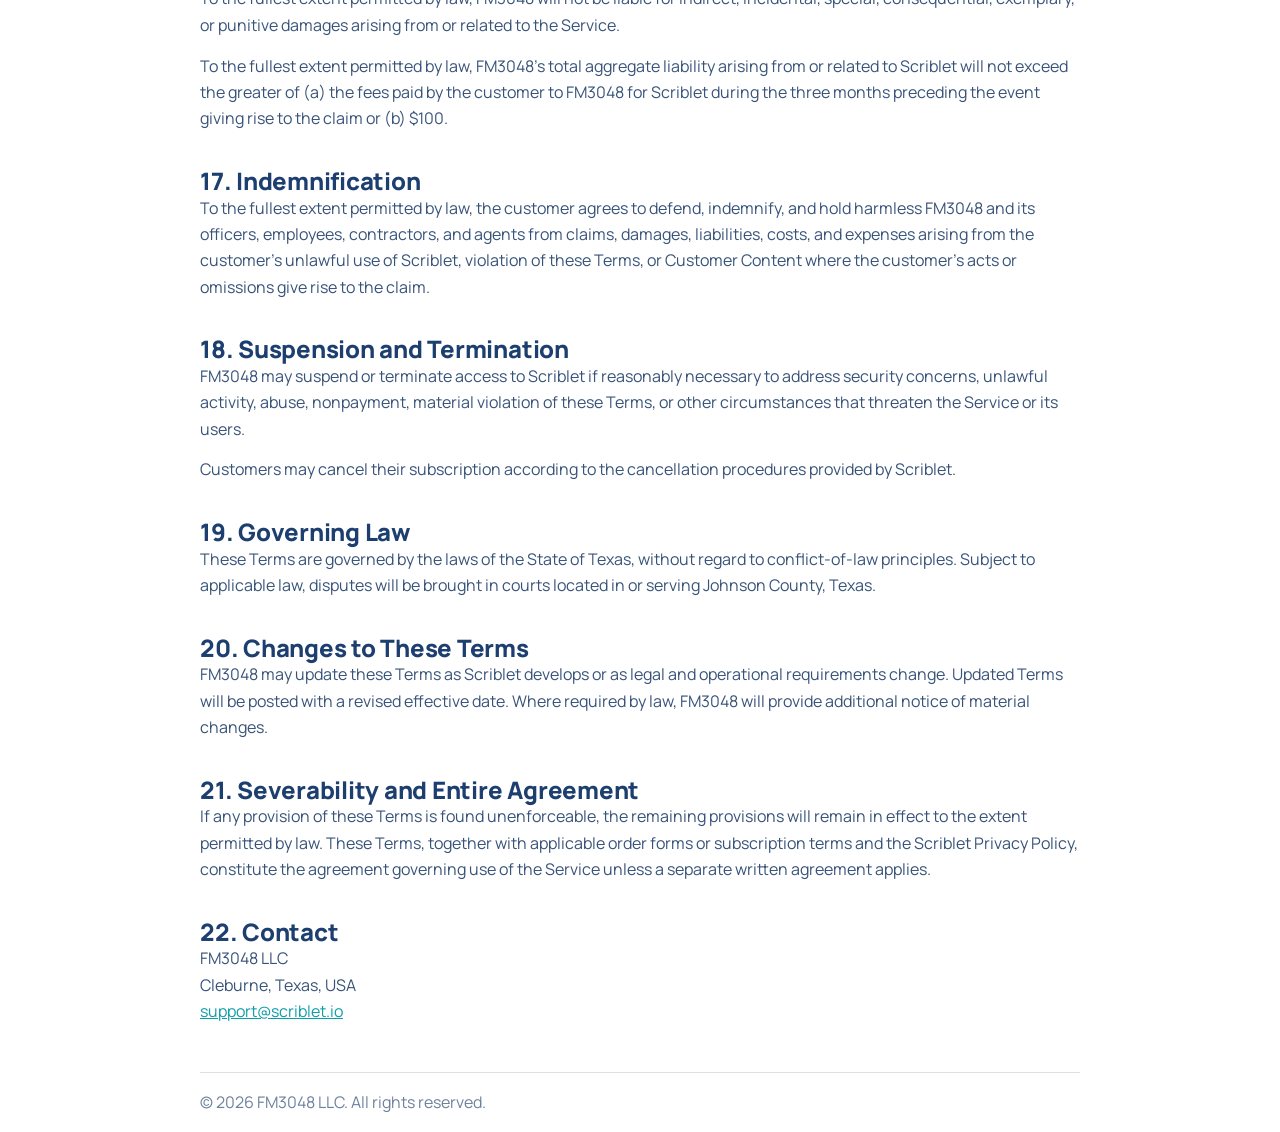
<file: scriblet-terms-of-service.html>
<!doctype html>
<html lang="en">
<head>
<meta charset="utf-8">
<meta name="viewport" content="width=device-width, initial-scale=1">
<title>Scriblet Terms of Service</title>
<link rel="preconnect" href="https://fonts.googleapis.com">
<link rel="preconnect" href="https://fonts.gstatic.com" crossorigin>
<link href="https://fonts.googleapis.com/css2?family=Manrope:wght@400;500;600;700;800&display=swap" rel="stylesheet">
<link rel="stylesheet" href="styles.css">
</head>
<body class="legal">
<h1>Scriblet Terms of Service</h1>
<p class="meta"><strong>Effective Date:</strong> September 9, 2026</p>
<div class="notice"><strong>Important:</strong> These Terms are a business-ready draft and should be reviewed by qualified legal counsel before publication.</div>

<h2>1. Agreement</h2>
<p>These Terms of Service (“Terms”) govern access to and use of Scriblet, a service owned and operated by FM3048 LLC (“FM3048,” “Scriblet,” “we,” “us,” or “our”). By creating an account, purchasing a subscription, or using Scriblet, you agree to these Terms.</p>

<h2>2. The Service</h2>
<p>Scriblet helps organizations collect information from multiple contributors, interpret natural-language messages, organize information according to customer-defined structures, and prepare information for presentation or other use.</p>
<p>Scriblet may change, improve, suspend, or discontinue portions of the Service as the product develops.</p>

<h2>3. Accounts and Authorized Users</h2>
<p>Customers are responsible for maintaining accurate account information and for safeguarding account credentials. Customers are responsible for activity conducted through their accounts and for ensuring that people they authorize to use Scriblet comply with these Terms.</p>

<h2>4. Customer Content</h2>
<p>“Customer Content” means information, messages, schedules, documents, names, dates, assignments, and other content submitted to or generated within Scriblet for a customer's use.</p>
<p>Customer Content belongs to the customer. FM3048 does not claim ownership of Customer Content.</p>
<p>By using Scriblet, the customer grants FM3048 a limited, non-exclusive right to access, process, store, transmit, reproduce, and otherwise use Customer Content as reasonably necessary to provide, secure, maintain, and support Scriblet.</p>

<h2>5. AI Processing and Accuracy</h2>
<p>Scriblet uses artificial intelligence to interpret natural-language information. Scriblet is designed to confirm its understanding and ask for clarification when information is unclear, but AI-generated interpretations may still contain errors.</p>
<p>Customers are responsible for reviewing important information and outputs before relying on them, publishing them, distributing them, or using them for consequential decisions.</p>

<h2>6. Text Messaging Program</h2>
<p>Scriblet offers a text messaging program that lets contributors send updates to their organization's data and receive replies and account alerts. All messages are sent by Scriblet.</p>
<p>Scriblet assigns each organization a Scriblet number and emails it to a contributor when that person is added by the organization's administrator. To opt in, the contributor texts START to that number. Message frequency varies. Message and data rates may apply. For help, text HELP or contact <a href="mailto:support@scriblet.io">support@scriblet.io</a>. To opt out, text STOP at any time; this stops all messages from Scriblet, including replies to messages sent to Scriblet. To opt back in, text START. Carriers are not liable for delayed or undelivered messages.</p>
<p>Scriblet may also send messages to contributors and customers as part of the Service, including requests for information, confirmations, clarification questions, corrections, schedules, and other service communications.</p>
<p>The customer is responsible for ensuring that it has the authority and any legally required consent to provide contact information and authorize communications through Scriblet. Standard carrier or messaging charges may apply.</p>

<h2>7. Scriblet Numbers</h2>
<p>Scriblet assigns each organization a Scriblet-owned phone number for routing contributor updates. The number remains Scriblet's property. Organizations may not publish, advertise, or distribute the number, and may not use it to send messages. Scriblet provides the number to contributors directly.</p>

<h2>8. Acceptable Use</h2>
<p>You may not use Scriblet to violate applicable law, infringe another person's rights, transmit malicious code, interfere with the Service, attempt unauthorized access, or use the Service in a manner that creates unreasonable security, legal, or operational risk.</p>

<h2>9. Subscriptions and Payments</h2>
<p>Scriblet is offered through subscription plans. Applicable pricing, billing frequency, renewal terms, and cancellation procedures will be presented during signup or otherwise made available to the customer.</p>
<p>Unless otherwise stated, subscriptions may renew automatically until canceled. Customers remain responsible for charges incurred before cancellation becomes effective.</p>
<p>Payments may be processed by third-party payment providers. FM3048 may change subscription pricing with appropriate notice.</p>

<h2>10. Data Retention and Deletion</h2>
<p>Scriblet is not intended to function as a permanent archive of Customer Content.</p>
<p><strong>Date-specific or scheduled Customer Content will generally be retained until approximately 30 days after its associated date or scheduled use date.</strong> Scriblet will periodically identify and delete Customer Content whose associated date or scheduled use date is more than 30 days in the past.</p>
<p>Customer Content with a future scheduled date will not be deleted merely because it was entered more than 30 days ago. A schedule entered two years in advance may therefore remain available until approximately 30 days after the dates to which the schedule relates.</p>
<p>Certain information may be retained longer when reasonably necessary for account administration, billing, legal compliance, dispute resolution, fraud or abuse prevention, security, or another legitimate business purpose.</p>
<p>Customers may request deletion of their data by contacting <a href="mailto:support@scriblet.io">support@scriblet.io</a>, subject to applicable retention requirements.</p>

<h2>11. Third-Party Services</h2>
<p>Scriblet may use third-party providers, including providers for artificial intelligence, hosting, databases, communications, payments, security, analytics, and other infrastructure. Your use of Scriblet may therefore involve processing by these providers as necessary to provide the Service.</p>

<h2>12. Intellectual Property</h2>
<p>Scriblet, including its software, branding, interfaces, documentation, and underlying technology, is owned by FM3048 LLC or its licensors and is protected by applicable intellectual property laws. Except for the rights expressly granted in these Terms, no rights are transferred to the customer.</p>

<h2>13. Feedback</h2>
<p>If you provide suggestions, ideas, or feedback about Scriblet, you grant FM3048 permission to use that feedback without restriction or compensation, provided that doing so does not disclose Customer Content or confidential information.</p>

<h2>14. Availability</h2>
<p>FM3048 will make reasonable efforts to keep Scriblet available, but does not guarantee uninterrupted or error-free operation. Service interruptions may occur because of maintenance, third-party services, technical failures, security events, or circumstances outside FM3048's reasonable control.</p>

<h2>15. Disclaimers</h2>
<p>To the fullest extent permitted by law, Scriblet is provided on an “as is” and “as available” basis. FM3048 does not warrant that the Service will always be accurate, uninterrupted, secure, or suitable for every particular purpose.</p>

<h2>16. Limitation of Liability</h2>
<p>To the fullest extent permitted by law, FM3048 will not be liable for indirect, incidental, special, consequential, exemplary, or punitive damages arising from or related to the Service.</p>
<p>To the fullest extent permitted by law, FM3048's total aggregate liability arising from or related to Scriblet will not exceed the greater of (a) the fees paid by the customer to FM3048 for Scriblet during the three months preceding the event giving rise to the claim or (b) $100.</p>

<h2>17. Indemnification</h2>
<p>To the fullest extent permitted by law, the customer agrees to defend, indemnify, and hold harmless FM3048 and its officers, employees, contractors, and agents from claims, damages, liabilities, costs, and expenses arising from the customer's unlawful use of Scriblet, violation of these Terms, or Customer Content where the customer's acts or omissions give rise to the claim.</p>

<h2>18. Suspension and Termination</h2>
<p>FM3048 may suspend or terminate access to Scriblet if reasonably necessary to address security concerns, unlawful activity, abuse, nonpayment, material violation of these Terms, or other circumstances that threaten the Service or its users.</p>
<p>Customers may cancel their subscription according to the cancellation procedures provided by Scriblet.</p>

<h2>19. Governing Law</h2>
<p>These Terms are governed by the laws of the State of Texas, without regard to conflict-of-law principles. Subject to applicable law, disputes will be brought in courts located in or serving Johnson County, Texas.</p>

<h2>20. Changes to These Terms</h2>
<p>FM3048 may update these Terms as Scriblet develops or as legal and operational requirements change. Updated Terms will be posted with a revised effective date. Where required by law, FM3048 will provide additional notice of material changes.</p>

<h2>21. Severability and Entire Agreement</h2>
<p>If any provision of these Terms is found unenforceable, the remaining provisions will remain in effect to the extent permitted by law. These Terms, together with applicable order forms or subscription terms and the Scriblet Privacy Policy, constitute the agreement governing use of the Service unless a separate written agreement applies.</p>

<h2>22. Contact</h2>
<p>FM3048 LLC<br>Cleburne, Texas, USA<br><a href="mailto:support@scriblet.io">support@scriblet.io</a></p>

<footer>© 2026 FM3048 LLC. All rights reserved.</footer>
</body>
</html>
</file>
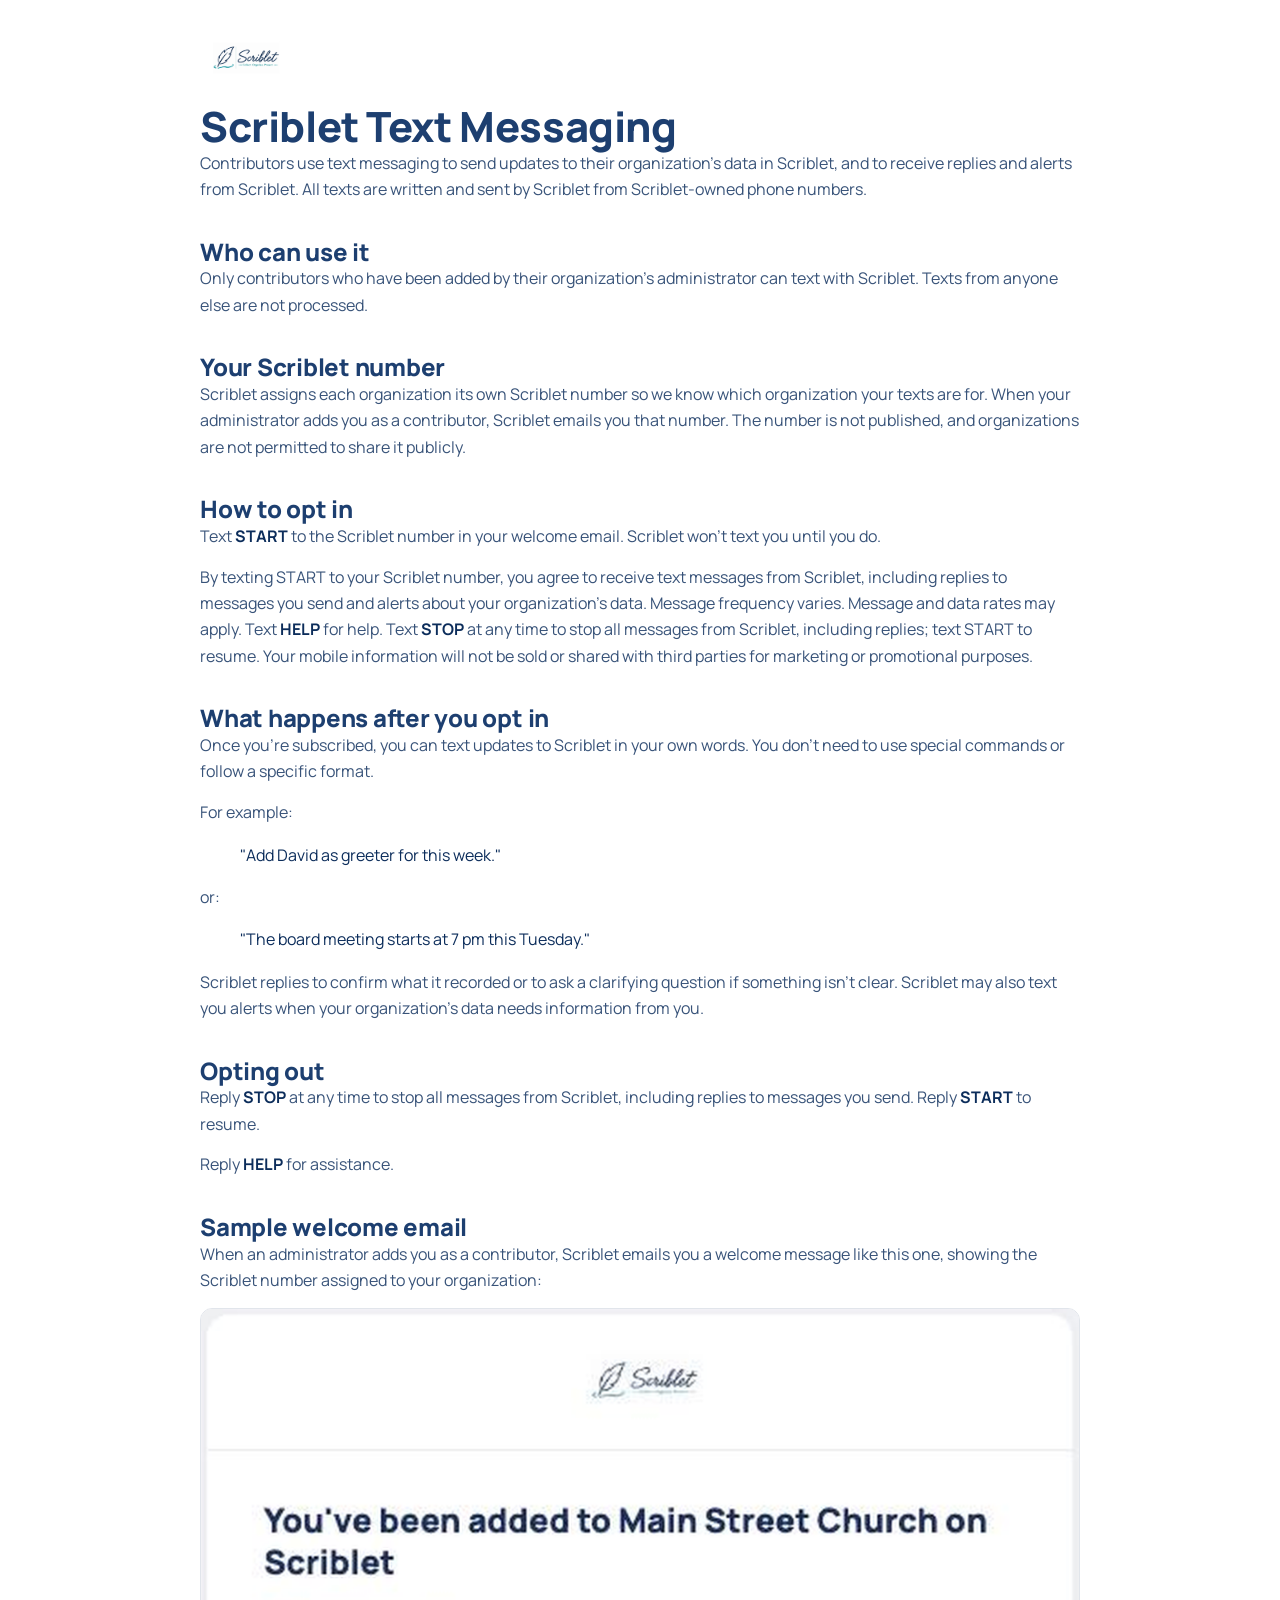
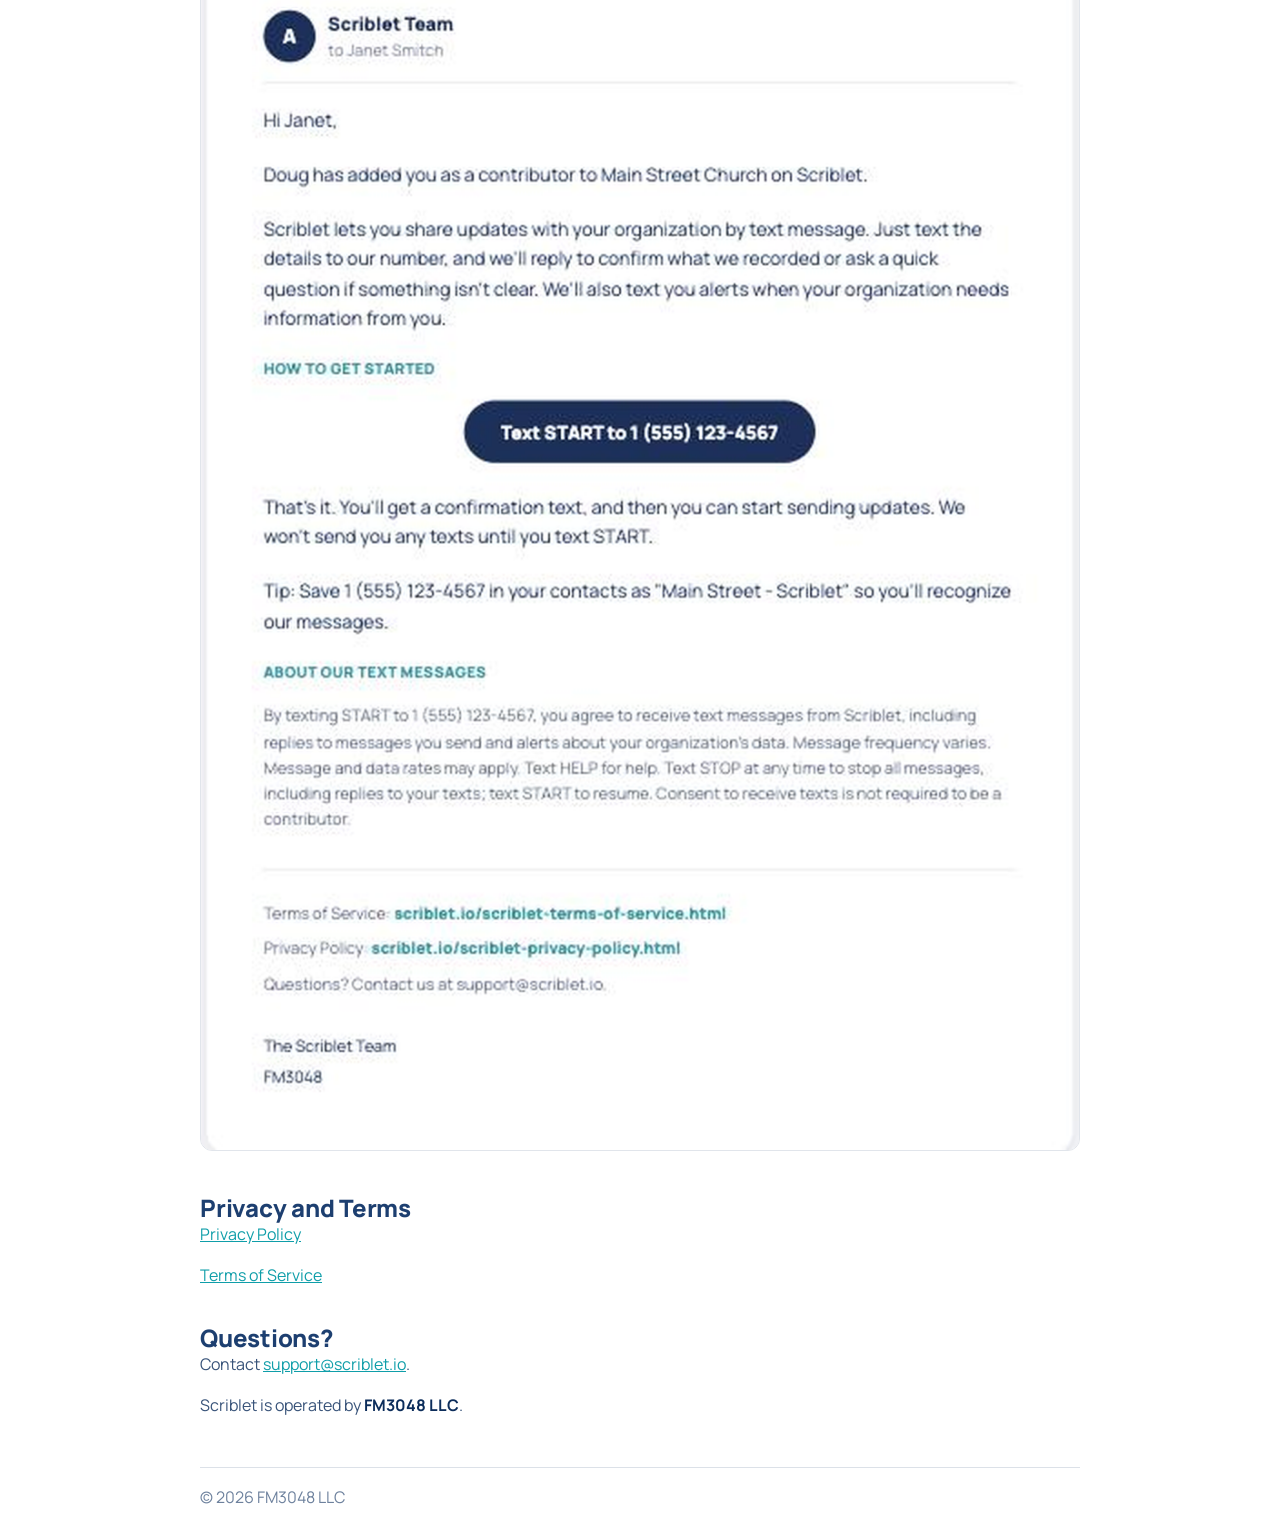
<file: sms.html>
<!doctype html>
<html lang="en">
<head>
<meta charset="utf-8">
<meta name="viewport" content="width=device-width, initial-scale=1">
<title>Scriblet Text Messaging</title>
<link rel="preconnect" href="https://fonts.googleapis.com">
<link rel="preconnect" href="https://fonts.gstatic.com" crossorigin>
<link href="https://fonts.googleapis.com/css2?family=Manrope:wght@400;500;600;700;800&display=swap" rel="stylesheet">
<link rel="stylesheet" href="styles.css">
</head>
<body class="legal">
<a href="index.html"><img class="legal-logo" src="scriblet_logo2.png" alt="Scriblet — Collect. Organize. Present."></a>
<h1>Scriblet Text Messaging</h1>

<p>Contributors use text messaging to send updates to their organization's data in Scriblet, and to receive replies and alerts from Scriblet. All texts are written and sent by Scriblet from Scriblet-owned phone numbers.</p>

<h2>Who can use it</h2>

<p>Only contributors who have been added by their organization's administrator can text with Scriblet. Texts from anyone else are not processed.</p>

<h2>Your Scriblet number</h2>

<p>Scriblet assigns each organization its own Scriblet number so we know which organization your texts are for. When your administrator adds you as a contributor, Scriblet emails you that number. The number is not published, and organizations are not permitted to share it publicly.</p>

<h2>How to opt in</h2>

<p>Text <strong>START</strong> to the Scriblet number in your welcome email. Scriblet won't text you until you do.</p>

<p>By texting START to your Scriblet number, you agree to receive text messages from Scriblet, including replies to messages you send and alerts about your organization's data. Message frequency varies. Message and data rates may apply. Text <strong>HELP</strong> for help. Text <strong>STOP</strong> at any time to stop all messages from Scriblet, including replies; text START to resume. Your mobile information will not be sold or shared with third parties for marketing or promotional purposes.</p>

<h2>What happens after you opt in</h2>

<p>Once you're subscribed, you can text updates to Scriblet in your own words. You don't need to use special commands or follow a specific format.</p>

<p>For example:</p>

<blockquote>"Add David as greeter for this week."</blockquote>

<p>or:</p>

<blockquote>"The board meeting starts at 7 pm this Tuesday."</blockquote>

<p>Scriblet replies to confirm what it recorded or to ask a clarifying question if something isn't clear. Scriblet may also text you alerts when your organization's data needs information from you.</p>

<h2>Opting out</h2>

<p>Reply <strong>STOP</strong> at any time to stop all messages from Scriblet, including replies to messages you send. Reply <strong>START</strong> to resume.</p>

<p>Reply <strong>HELP</strong> for assistance.</p>

<h2>Sample welcome email</h2>

<p>When an administrator adds you as a contributor, Scriblet emails you a welcome message like this one, showing the Scriblet number assigned to your organization:</p>

<p><img src="sample_email.png" alt="Sample Scriblet welcome email showing a contributor's assigned Scriblet number" style="max-width:100%;border-radius:12px;border:1px solid rgba(12,45,91,0.12);"></p>

<h2>Privacy and Terms</h2>

<p><a href="scriblet-privacy-policy.html">Privacy Policy</a></p>

<p><a href="scriblet-terms-of-service.html">Terms of Service</a></p>

<h2>Questions?</h2>

<p>Contact <a href="mailto:support@scriblet.io">support@scriblet.io</a>.</p>

<p>Scriblet is operated by <strong>FM3048 LLC</strong>.</p>

<footer>© 2026 FM3048 LLC</footer>
</body>
</html>
</file>
<file: styles.css>
:root {
    --ink: #0c2d5b;
    --ink-soft: #1d3f70;
    --teal: #0f9ea9;
    --teal-pale: #eaf6f6;
    --line: rgba(12, 45, 91, 0.14);
    --radius: 22px;
    --max: 880px;
}

* {
    box-sizing: border-box;
}

.sr-only {
    position: absolute;
    width: 1px;
    height: 1px;
    padding: 0;
    margin: -1px;
    overflow: hidden;
    clip: rect(0, 0, 0, 0);
    white-space: nowrap;
    border: 0;
}

html,
body {
    margin: 0;
    padding: 0;
    color: var(--ink);
    background: #ffffff;
    font-family: "Manrope", "Trebuchet MS", sans-serif;
}

body {
    min-height: 100vh;
    line-height: 1.5;
}

.wrap {
    width: min(var(--max), calc(100% - 2rem));
    margin: 0 auto;
}

.banner {
    padding: 1.1rem 0 0.6rem;
}

.banner-card {
    background: #ffffff;
    border: 0;
    border-radius: 0;
    padding: clamp(0.7rem, 1.5vw, 1.15rem);
    display: flex;
    justify-content: center;
}

.banner-image {
    display: block;
    width: auto;
    height: auto;
    max-width: 100%;
    max-height: 220px;
}

h1,
h2,
h3 {
    margin: 0;
    font-family: "Manrope", "Trebuchet MS", sans-serif;
    letter-spacing: -0.01em;
    color: var(--ink-soft);
    font-weight: 800;
}

h1 {
    font-size: clamp(2rem, 5.2vw, 4rem);
    line-height: 1.02;
}

h2 {
    font-size: clamp(1.5rem, 3.4vw, 2.15rem);
    line-height: 1.15;
}

h3 {
    font-size: clamp(1.1rem, 2.2vw, 1.35rem);
    line-height: 1.25;
}

p {
    margin: 0;
    color: rgba(12, 45, 91, 0.76);
}

strong {
    color: var(--ink);
    font-weight: 700;
}

a {
    color: var(--teal);
}

.icon {
    font-family: 'Material Symbols Outlined';
    font-weight: normal;
    font-style: normal;
    line-height: 1;
    letter-spacing: normal;
    text-transform: none;
    white-space: nowrap;
    word-wrap: normal;
    direction: ltr;
    -webkit-font-smoothing: antialiased;
    font-variation-settings: 'FILL' 0, 'wght' 500, 'GRAD' 0, 'opsz' 24;
    display: inline-block;
    vertical-align: -6px;
    font-size: 26px;
    color: var(--teal);
}

.section-head {
    display: flex;
    align-items: center;
    gap: 0.6rem;
}

.section-head h2 {
    margin: 0;
}

.step-head {
    display: flex;
    align-items: center;
    gap: 0.5rem;
}

.step-head .icon {
    font-size: 20px;
    vertical-align: -4px;
}

.who .icon {
    font-size: 15px;
    vertical-align: -2px;
    color: currentColor;
    margin-right: 0.15rem;
}

.btn-solid .icon {
    font-size: 20px;
    vertical-align: -4px;
    color: currentColor;
    margin-left: 0.2rem;
}

.finale .icon {
    font-size: 18px;
    vertical-align: -3px;
    margin-right: 0.1rem;
}

.section {
    padding: 3rem 0;
}

.section+.section {
    border-top: 1px solid var(--line);
}

.prose {
    max-width: 62ch;
}

.prose>*+* {
    margin-top: 0.9rem;
}

.prose h2 {
    margin-bottom: 0.2rem;
}

.prose h3 {
    margin-top: 1.6rem;
}

.statement {
    font-size: 1.08rem;
}

.conversation {
    display: grid;
    gap: 0.7rem;
    margin: 1.3rem 0;
    max-width: 62ch;
}

.msg {
    max-width: 30rem;
    padding: 0.8rem 1.05rem;
    border-radius: 14px;
    font-size: 0.98rem;
    line-height: 1.5;
}

.msg .who {
    display: block;
    font-size: 0.7rem;
    letter-spacing: 0.08em;
    text-transform: uppercase;
    margin-bottom: 0.3rem;
    font-weight: 700;
}

.msg-contributor {
    background: #f4f6f8;
    color: var(--ink);
    border: 1px solid var(--line);
    justify-self: start;
}

.msg-contributor .who {
    color: rgba(12, 45, 91, 0.55);
}

.msg-scriblet {
    background: var(--ink);
    color: #ffffff;
    justify-self: end;
}

.msg-scriblet .who {
    color: rgba(255, 255, 255, 0.68);
}

.steps {
    list-style: none;
    margin: 1.4rem 0 0;
    padding: 0;
    max-width: 62ch;
}

.step {
    display: grid;
    grid-template-columns: 3rem 1fr;
    gap: 1.1rem;
    padding: 1.5rem 0;
}

.step+.step {
    border-top: 1px solid var(--line);
}

.step-index {
    font-family: "Manrope", "Trebuchet MS", sans-serif;
    font-size: 2rem;
    font-weight: 800;
    letter-spacing: -0.02em;
    color: var(--teal);
    line-height: 1;
}

.step-body>*+* {
    margin-top: 0.6rem;
}

.btn-solid {
    display: inline-block;
    background: var(--ink);
    color: #ffffff;
    text-decoration: none;
    padding: 0.85rem 1.7rem;
    border-radius: 999px;
    font-weight: 600;
    letter-spacing: 0.02em;
    transition: background 200ms ease;
}

.btn-solid:hover {
    background: var(--ink-soft);
}

.finale a:not(.btn-solid) {
    color: var(--ink-soft);
    font-weight: 700;
}

dialog#waitlistDialog {
    border: none;
    border-radius: var(--radius);
    padding: 0;
    width: min(30rem, calc(100vw - 2rem));
    box-shadow: 0 24px 60px rgba(12, 45, 91, 0.25);
}

dialog#waitlistDialog::backdrop {
    background: rgba(12, 45, 91, 0.45);
    backdrop-filter: blur(2px);
}

.dialog-inner {
    padding: clamp(1.4rem, 3vw, 1.9rem);
}

.dialog-head {
    display: flex;
    align-items: center;
    justify-content: space-between;
    gap: 1rem;
}

.dialog-head h2 {
    margin: 0;
}

.dialog-close {
    background: none;
    border: 0;
    cursor: pointer;
    color: var(--ink-soft);
    padding: 0.2rem;
    line-height: 1;
    border-radius: 999px;
}

.dialog-close:hover {
    background: var(--line);
}

.dialog-close .icon {
    color: inherit;
    font-size: 22px;
    vertical-align: -4px;
}

.dialog-sub {
    color: rgba(12, 45, 91, 0.72);
    margin: 0.4rem 0 1.2rem;
}

.field {
    display: grid;
    gap: 0.35rem;
    margin-bottom: 1rem;
}

.field label {
    font-size: 0.85rem;
    font-weight: 700;
    color: var(--ink-soft);
}

.field label.req::after {
    content: " *";
    color: var(--teal);
}

.field input,
.field textarea {
    font: inherit;
    color: var(--ink);
    padding: 0.65rem 0.8rem;
    border: 1px solid var(--line);
    border-radius: 10px;
    background: #ffffff;
}

.field input:focus,
.field textarea:focus {
    outline: 2px solid var(--teal);
    outline-offset: 1px;
}

.field textarea {
    resize: vertical;
    min-height: 4.5rem;
}

.dialog-actions {
    display: flex;
    align-items: center;
    justify-content: space-between;
    gap: 1rem;
    margin-top: 1.4rem;
}

.form-status {
    font-size: 0.85rem;
    color: rgba(12, 45, 91, 0.7);
}

.form-status.error {
    color: #b3261e;
}

.form-status.success {
    color: var(--teal);
}

.btn-solid[disabled] {
    opacity: 0.6;
    cursor: not-allowed;
}

.reveal {
    opacity: 0;
    transform: translateY(14px);
    transition: opacity 500ms ease, transform 500ms ease;
}

.reveal.show {
    opacity: 1;
    transform: translateY(0);
}

.site-footer {
    padding: 2rem 0 2.5rem;
    border-top: 1px solid var(--line);
    display: flex;
    flex-wrap: wrap;
    align-items: center;
    justify-content: space-between;
    gap: 0.6rem 1.4rem;
}

.site-footer p {
    font-size: 0.85rem;
    color: rgba(12, 45, 91, 0.55);
}

.footer-links {
    display: flex;
    flex-wrap: wrap;
    gap: 1.2rem;
}

.footer-links a {
    font-size: 0.85rem;
    font-weight: 600;
    color: var(--ink-soft);
    text-decoration: none;
}

.footer-links a:hover {
    text-decoration: underline;
}

/* Legal / policy pages */
.legal {
    width: min(var(--max), calc(100% - 2rem));
    margin: 0 auto;
    padding: 2.5rem 0 1rem;
    line-height: 1.65;
}

.legal-logo {
    display: block;
    height: 40px;
    width: auto;
    margin: 0 0 1.5rem;
}

.legal h1 {
    font-size: clamp(1.9rem, 4.5vw, 2.6rem);
    line-height: 1.1;
}

.legal h2 {
    margin-top: 2.2rem;
    font-size: clamp(1.2rem, 2.6vw, 1.5rem);
}

.legal p,
.legal li {
    color: rgba(12, 45, 91, 0.82);
}

.legal p+p,
.legal ul,
.legal ol {
    margin-top: 0.9rem;
}

.legal .meta {
    color: rgba(12, 45, 91, 0.6);
    margin-top: 0.6rem;
}

.legal .notice {
    background: var(--teal-pale);
    padding: 16px 20px;
    border-radius: 12px;
    margin-top: 1.2rem;
}

.legal footer {
    margin-top: 3rem;
    padding-top: 1rem;
    border-top: 1px solid var(--line);
    color: rgba(12, 45, 91, 0.6);
}

@media (max-width: 980px) {
    .banner-image {
        max-height: 190px;
    }

    .msg {
        max-width: 90%;
    }
}

@media (max-width: 680px) {
    .wrap {
        width: min(var(--max), calc(100% - 1rem));
    }

    .banner {
        padding-top: 0.55rem;
    }

    .banner-card {
        border-radius: 16px;
    }

    .banner-image {
        max-height: 160px;
    }
}

@media (prefers-reduced-motion: reduce) {
    * {
        animation: none !important;
        transition: none !important;
    }

    .reveal {
        opacity: 1;
        transform: none;
    }
}
</file>
